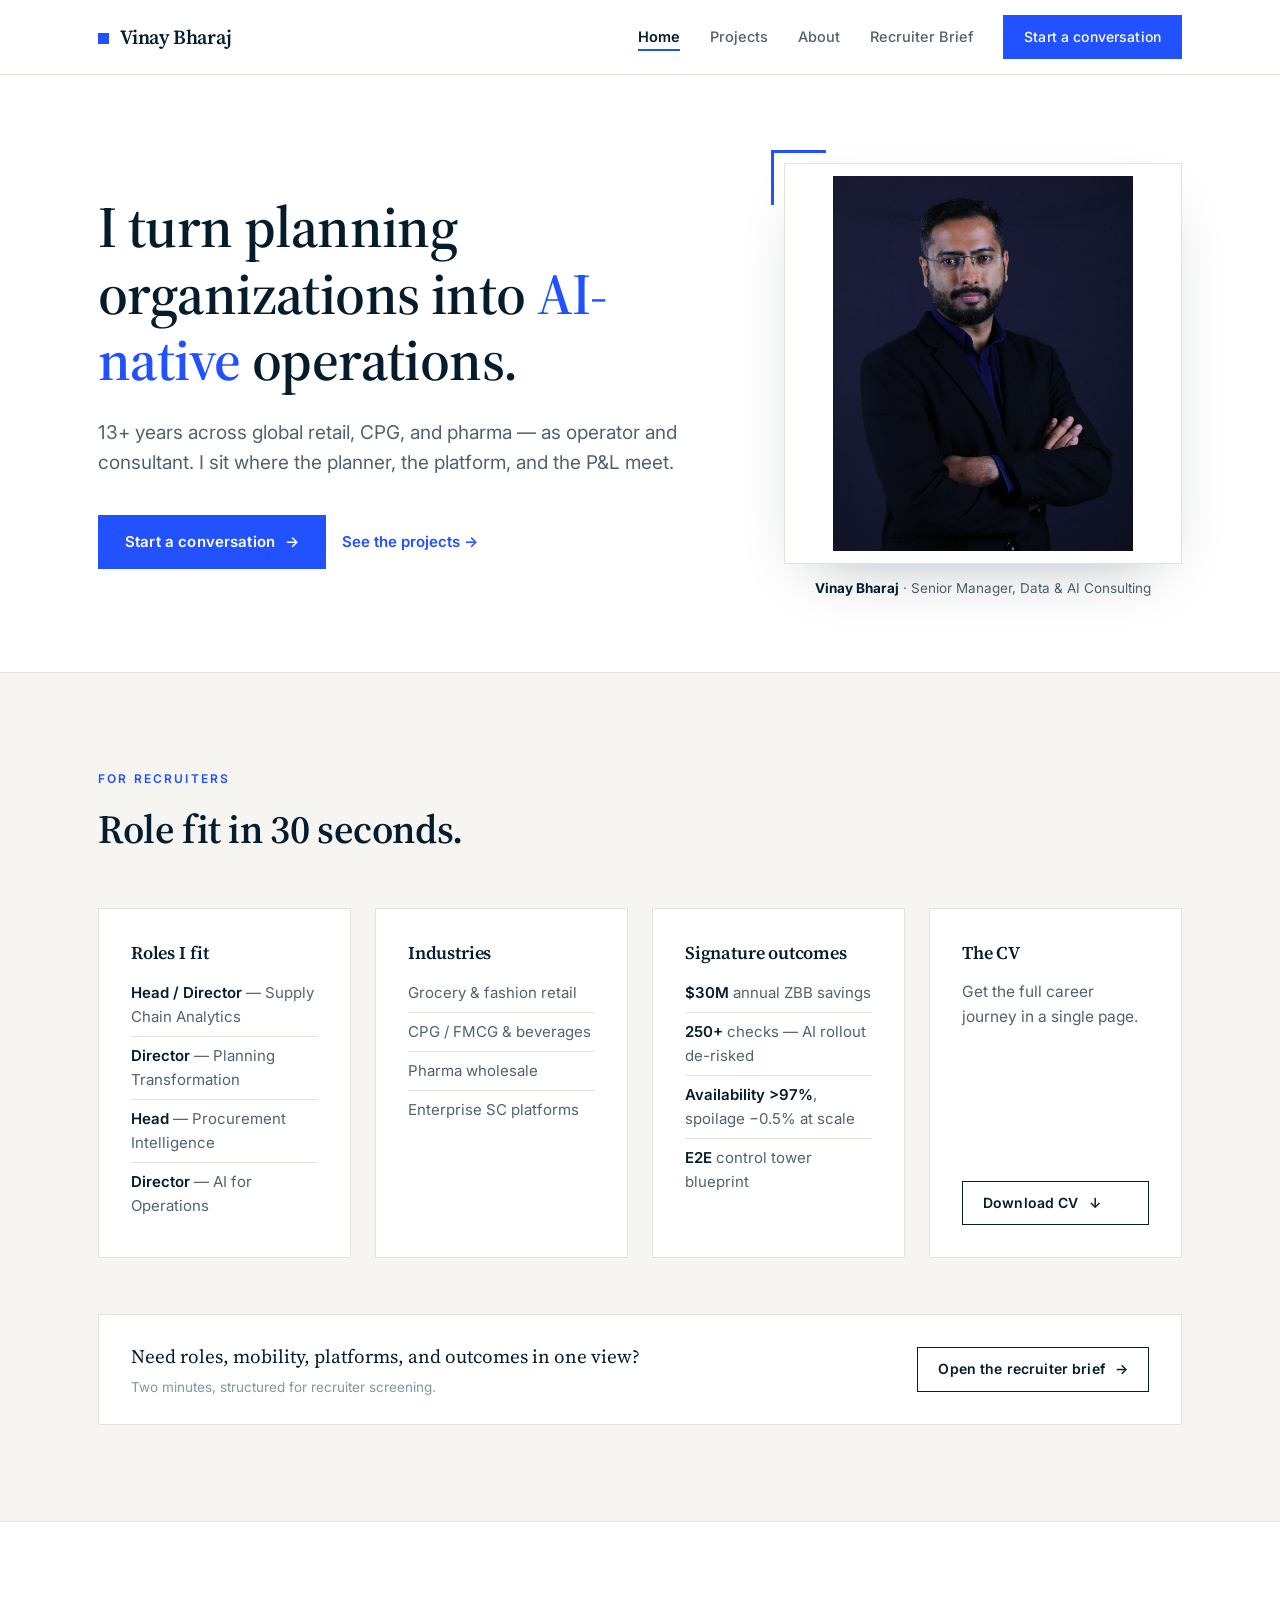
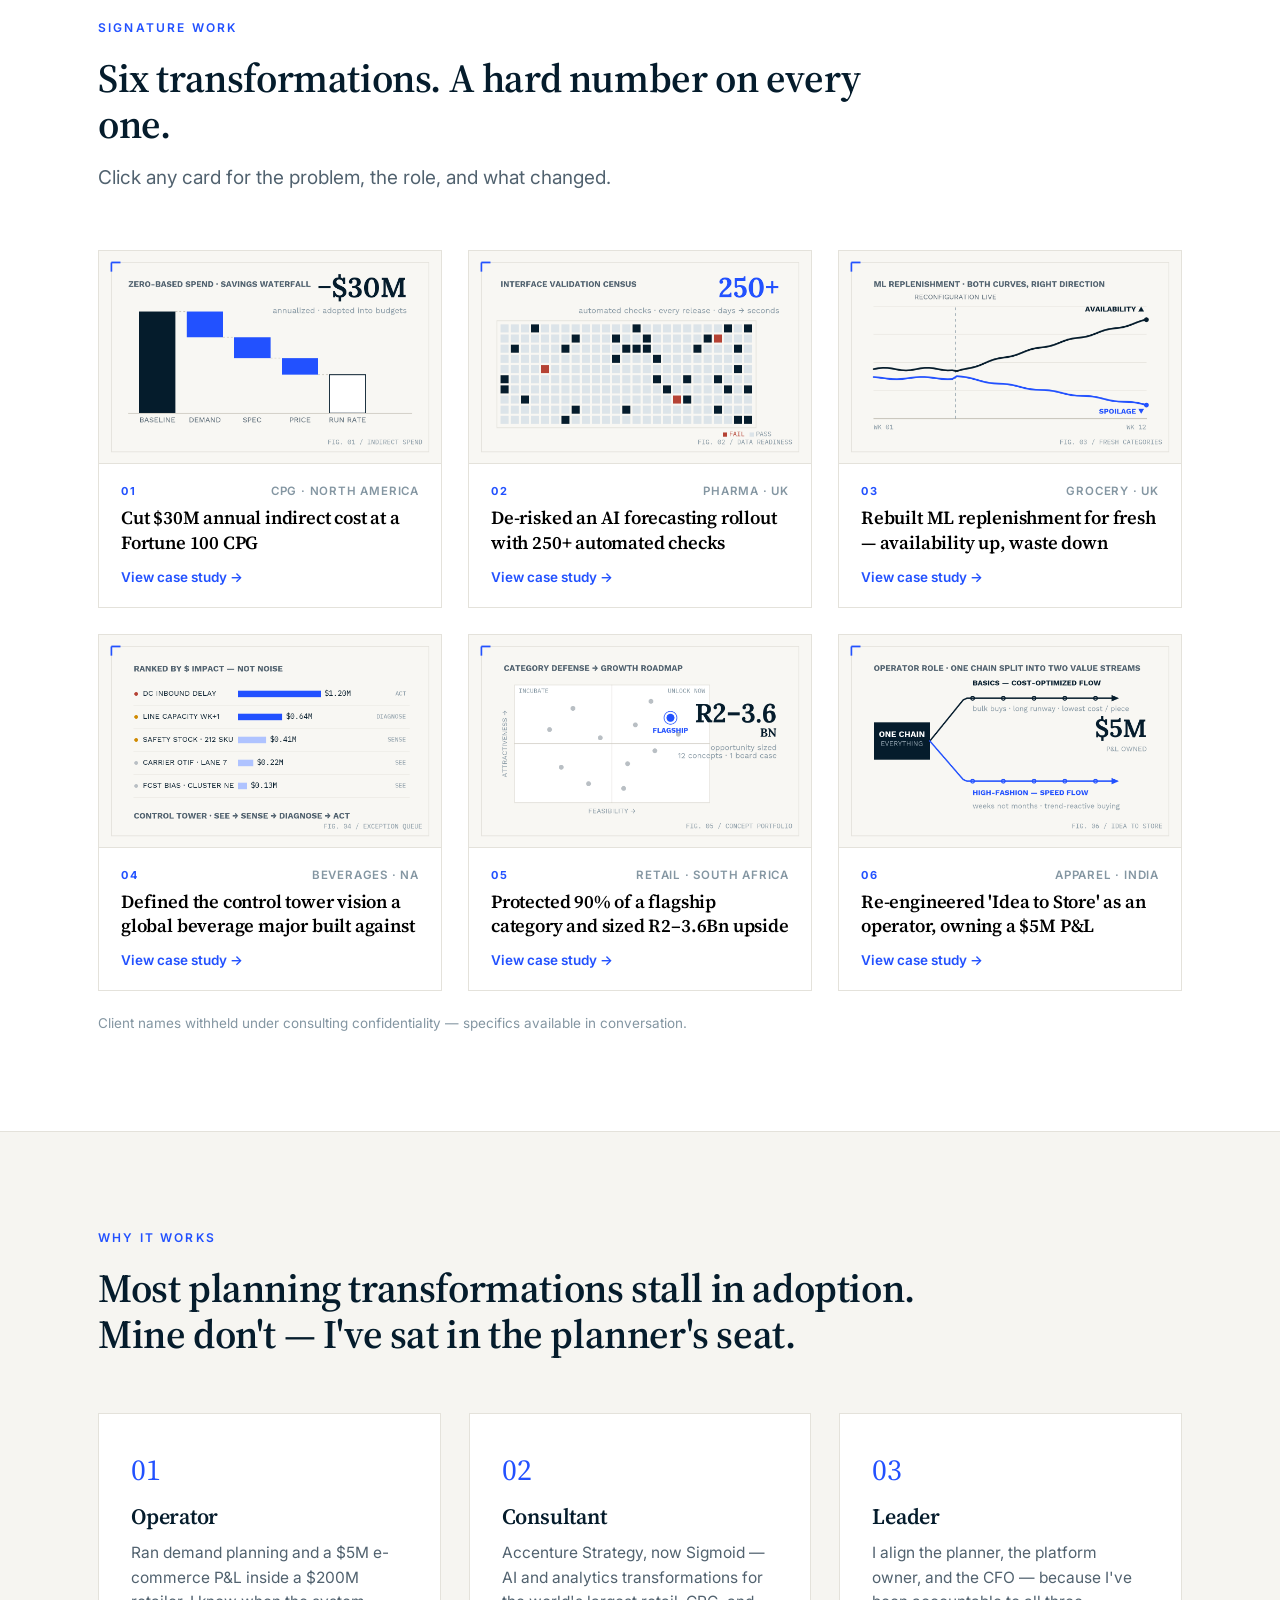
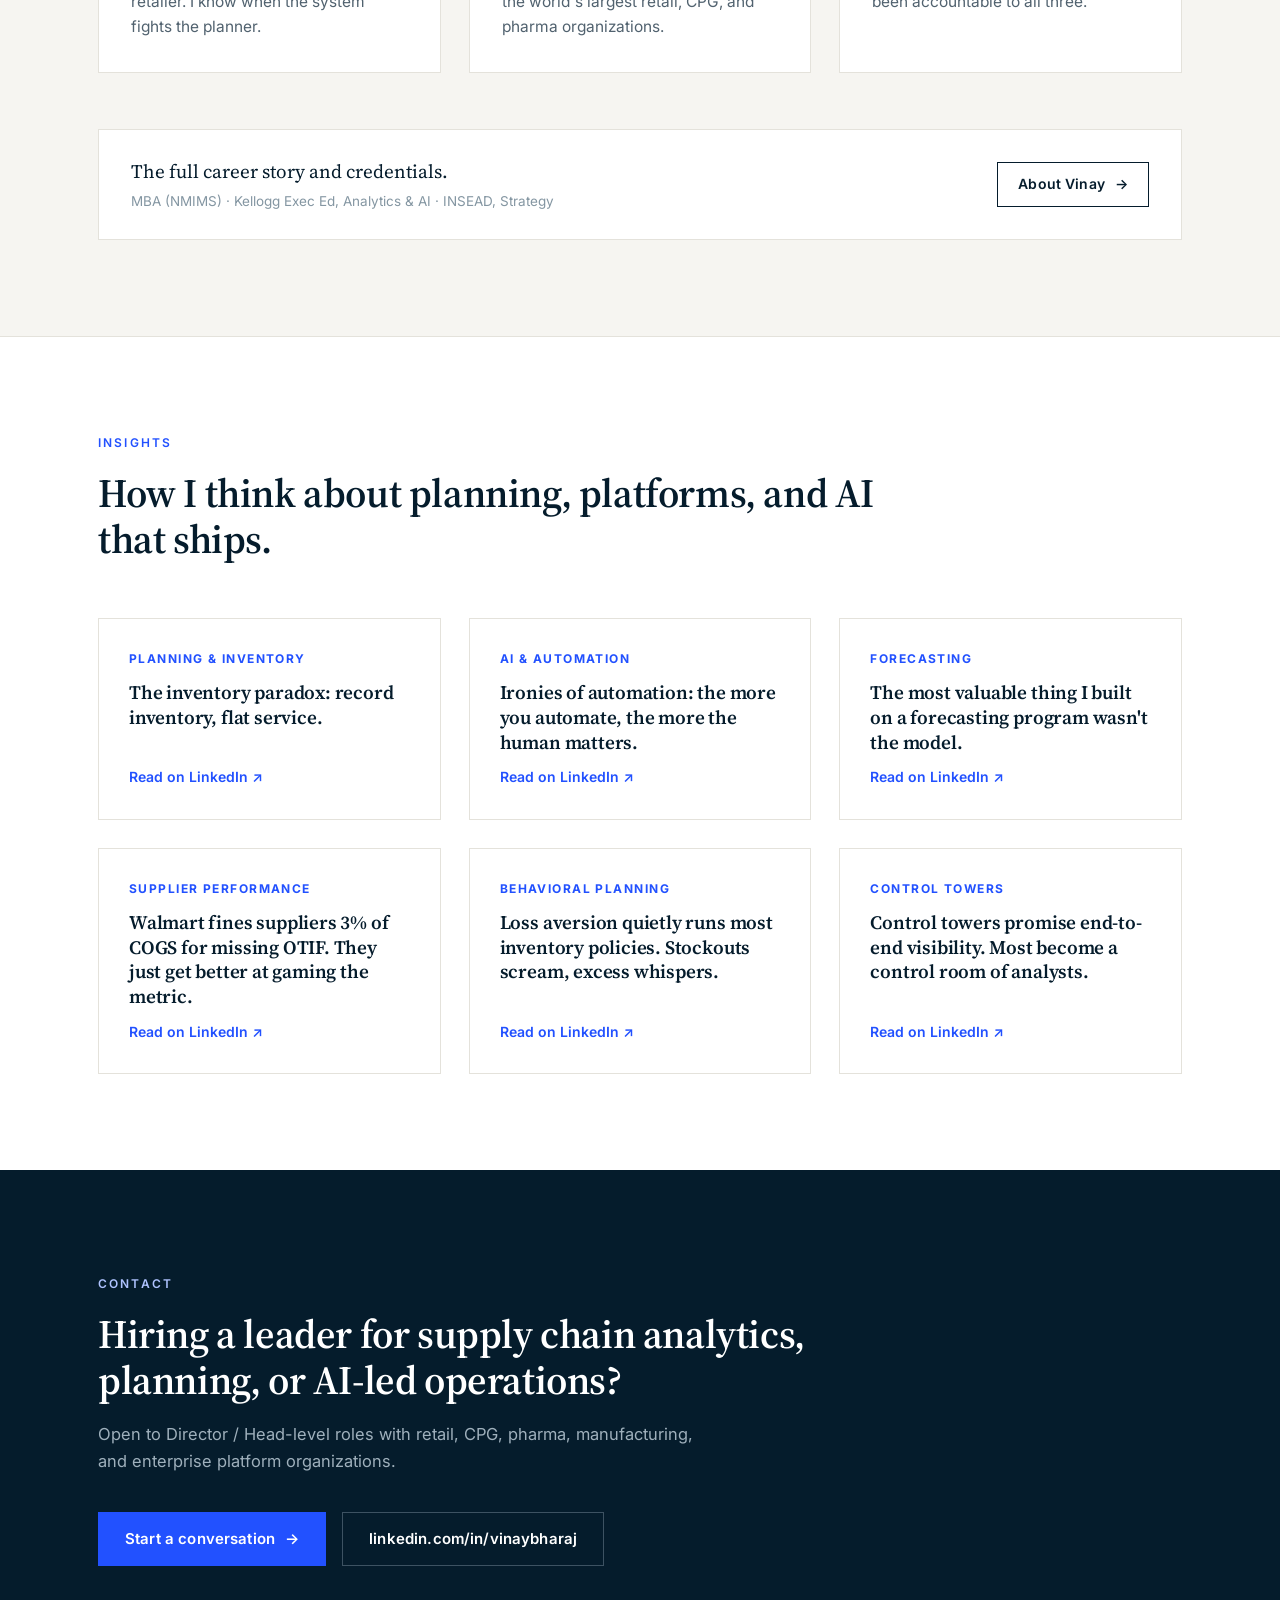
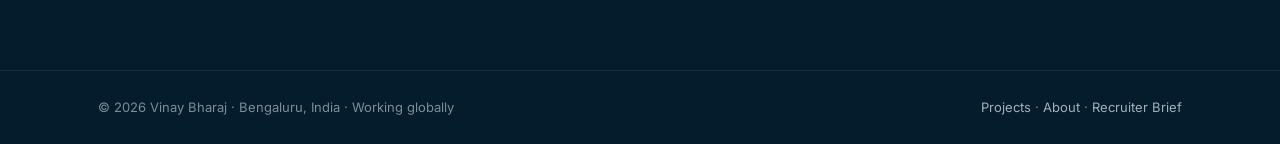
<file: index.html>
<!DOCTYPE html>
<html lang="en">
<head>
<meta charset="UTF-8">
<meta name="viewport" content="width=device-width, initial-scale=1.0">
<title>Vinay Bharaj — AI-Enabled Supply Chain &amp; Planning Transformation Leader</title>
<meta name="description" content="Supply chain, planning, and analytics transformation leader. 13+ years across global retail, CPG, and pharma — $30M+ delivered savings, AI forecasting rollouts, control towers.">
<link rel="canonical" href="https://vinaybharaj.github.io/">
<meta property="og:type" content="website">
<meta property="og:title" content="Vinay Bharaj — AI-Enabled Supply Chain &amp; Planning Transformation Leader">
<meta property="og:description" content="13+ years across global retail, CPG, and pharma. $30M+ delivered savings, AI forecasting rollouts, control towers.">
<meta property="og:url" content="https://vinaybharaj.github.io/">
<meta property="og:image" content="https://vinaybharaj.github.io/og-image.jpg">
<meta name="twitter:card" content="summary_large_image">
<link rel="icon" type="image/svg+xml" href="assets/favicon.svg">
<link rel="preconnect" href="https://fonts.googleapis.com">
<link rel="preconnect" href="https://fonts.gstatic.com" crossorigin>
<link href="https://fonts.googleapis.com/css2?family=Inter:wght@400;500;600;700&family=Source+Serif+4:opsz,wght@8..60,500;8..60,600&display=swap" rel="stylesheet">
<link rel="stylesheet" href="assets/styles.css">
<script type="application/ld+json">
{"@context":"https://schema.org","@graph":[
 {"@type":"Person","@id":"https://vinaybharaj.github.io/#person","name":"Vinay Bharaj",
  "jobTitle":"Supply Chain, Data & AI Transformation Leader",
  "description":"Supply chain, planning, and analytics transformation leader with 13+ years across global retail, CPG, and pharma.",
  "email":"mailto:bharaj.vinay@gmail.com",
  "url":"https://vinaybharaj.github.io/",
  "image":"https://vinaybharaj.github.io/assets/portrait-hero.jpg",
  "sameAs":["https://www.linkedin.com/in/vinaybharaj"],
  "knowsAbout":["Demand Planning","S&OP","AI Forecasting","Supply Chain Control Towers","Zero-Based Budgeting","Procurement Analytics","RELEX","Blue Yonder","Alteryx"],
  "alumniOf":[{"@type":"Organization","name":"NMIMS"},{"@type":"Organization","name":"Kellogg Executive Education"},{"@type":"Organization","name":"INSEAD"}]},
 {"@type":"WebSite","@id":"https://vinaybharaj.github.io/#website","url":"https://vinaybharaj.github.io/","name":"Vinay Bharaj","publisher":{"@id":"https://vinaybharaj.github.io/#person"}}
]}
</script>
</head>
<body>
<a class="skip" href="#main">Skip to content</a>

<nav class="site" aria-label="Main">
 <div class="navin">
  <a class="logo" href="index.html"><span class="sq"></span>Vinay Bharaj</a>
  <div class="nlinks">
   <a href="index.html" class="on" aria-current="page">Home</a>
   <a href="#projects">Projects</a>
   <a href="about.html">About</a>
   <a href="recruiter-brief.html">Recruiter Brief</a>
   <a class="btn solid sm" href="mailto:bharaj.vinay@gmail.com?subject=Leadership%20role%20conversation">Start a conversation</a>
  </div>
 </div>
</nav>

<main id="main">

<!-- ================= HERO ================= -->
<header class="hero">
 <div class="wrap">
  <div class="hgrid">
   <div>
    <h1>I turn planning organizations into <em>AI-native</em> operations.</h1>
    <p class="sub">13+ years across global retail, CPG, and pharma — as operator and consultant. I sit where the planner, the platform, and the P&amp;L meet.</p>
    <div class="hbtns">
     <a class="btn solid" href="mailto:bharaj.vinay@gmail.com?subject=Leadership%20role%20conversation">Start a conversation <span class="ar">→</span></a>
     <a class="tlink" href="#projects">See the projects</a>
    </div>
   </div>
   <div class="portrait rv">
    <div class="frame"><img src="assets/portrait-hero.jpg" width="1000" height="1250" alt="Vinay Bharaj, supply chain and AI transformation leader" fetchpriority="high"></div>
    <p class="cap"><b>Vinay Bharaj</b> · Senior Manager, Data &amp; AI Consulting</p>
   </div>
  </div>
 </div>
</header>

<!-- ================= FOR RECRUITERS ================= -->
<section class="recruit">
 <div class="wrap">
  <div class="shead rv">
   <span class="kicker">For recruiters</span>
   <h2>Role fit in 30 seconds.</h2>
  </div>
  <div class="grid4">
   <div class="card rv">
    <h3 style="font-size:18px">Roles I fit</h3>
    <ul>
     <li><b>Head / Director</b> — Supply Chain Analytics</li>
     <li><b>Director</b> — Planning Transformation</li>
     <li><b>Head</b> — Procurement Intelligence</li>
     <li><b>Director</b> — AI for Operations</li>
    </ul>
   </div>
   <div class="card rv">
    <h3 style="font-size:18px">Industries</h3>
    <ul>
     <li>Grocery &amp; fashion retail</li>
     <li>CPG / FMCG &amp; beverages</li>
     <li>Pharma wholesale</li>
     <li>Enterprise SC platforms</li>
    </ul>
   </div>
   <div class="card rv">
    <h3 style="font-size:18px">Signature outcomes</h3>
    <ul>
     <li><b>$30M</b> annual ZBB savings</li>
     <li><b>250+</b> checks — AI rollout de-risked</li>
     <li><b>Availability &gt;97%</b>, spoilage −0.5% at scale</li>
     <li><b>E2E</b> control tower blueprint</li>
    </ul>
   </div>
   <div class="card rv" style="display:flex;flex-direction:column">
    <h3 style="font-size:18px">The CV</h3>
    <p style="margin-top:6px">Get the full career journey in a single page.</p>
    <a class="btn sm" style="margin-top:auto" href="assets/Vinay_Bharaj_CV.pdf" download>Download CV <span class="ar">↓</span></a>
   </div>
  </div>
  <div class="ribbon rv">
   <p>Need roles, mobility, platforms, and outcomes in one view?<small>Two minutes, structured for recruiter screening.</small></p>
   <a class="btn sm" href="recruiter-brief.html">Open the recruiter brief <span class="ar">→</span></a>
  </div>
 </div>
</section>

<!-- ================= SIGNATURE PROJECTS ================= -->
<section id="projects">
 <div class="wrap">
  <div class="shead rv">
   <span class="kicker">Signature work</span>
   <h2>Six transformations. A hard number on every one.</h2>
   <p class="lead">Click any card for the problem, the role, and what changed.</p>
  </div>
  <div class="pcgrid">

   <button class="pc rv" data-modal="m-zbb" id="zbb">
    <img src="assets/thumbs/thumb-zbb.png" alt="Savings waterfall exhibit, minus 30 million dollars annualized" loading="lazy">
    <div class="body">
     <div class="top"><span class="idx">01</span><span class="tag">CPG · North America</span></div>
     <h3>Cut $30M annual indirect cost at a Fortune 100 CPG</h3>
     <span class="go">View case study →</span>
    </div>
   </button>

   <button class="pc rv" data-modal="m-forecasting" id="forecasting">
    <img src="assets/thumbs/thumb-forecasting.png" alt="Validation census exhibit, 250 plus automated checks" loading="lazy">
    <div class="body">
     <div class="top"><span class="idx">02</span><span class="tag">Pharma · UK</span></div>
     <h3>De-risked an AI forecasting rollout with 250+ automated checks</h3>
     <span class="go">View case study →</span>
    </div>
   </button>

   <button class="pc rv" data-modal="m-fresh" id="fresh">
    <img src="assets/thumbs/thumb-fresh.png" alt="Line chart exhibit, availability rising and spoilage falling" loading="lazy">
    <div class="body">
     <div class="top"><span class="idx">03</span><span class="tag">Grocery · UK</span></div>
     <h3>Rebuilt ML replenishment for fresh — availability up, waste down</h3>
     <span class="go">View case study →</span>
    </div>
   </button>

   <button class="pc rv" data-modal="m-controltower" id="controltower">
    <img src="assets/thumbs/thumb-controltower.png" alt="Exception queue exhibit ranked by dollar impact" loading="lazy">
    <div class="body">
     <div class="top"><span class="idx">04</span><span class="tag">Beverages · NA</span></div>
     <h3>Defined the control tower vision a global beverage major built against</h3>
     <span class="go">View case study →</span>
    </div>
   </button>

   <button class="pc rv" data-modal="m-growth" id="growth">
    <img src="assets/thumbs/thumb-growth.png" alt="Two by two prioritization exhibit with flagship concept sized at two to three point six billion rand" loading="lazy">
    <div class="body">
     <div class="top"><span class="idx">05</span><span class="tag">Retail · South Africa</span></div>
     <h3>Protected 90% of a flagship category and sized R2–3.6Bn upside</h3>
     <span class="go">View case study →</span>
    </div>
   </button>

   <button class="pc rv" data-modal="m-operator" id="operator">
    <img src="assets/thumbs/thumb-operator.png" alt="Value stream split exhibit, one chain into two flows" loading="lazy">
    <div class="body">
     <div class="top"><span class="idx">06</span><span class="tag">Apparel · India</span></div>
     <h3>Re-engineered 'Idea to Store' as an operator, owning a $5M P&amp;L</h3>
     <span class="go">View case study →</span>
    </div>
   </button>

  </div>
  <p class="note rv" style="margin-top:22px">Client names withheld under consulting confidentiality — specifics available in conversation.</p>
 </div>
</section>

<!-- ================= WHY IT WORKS ================= -->
<section style="background:var(--bg2);border-top:1px solid var(--line);border-bottom:1px solid var(--line)">
 <div class="wrap">
  <div class="shead rv">
   <span class="kicker">Why it works</span>
   <h2>Most planning transformations stall in adoption. Mine don't — I've sat in the planner's seat.</h2>
  </div>
  <div class="grid3">
   <div class="card rv"><div class="ovh">01</div><h3>Operator</h3><p>Ran demand planning and a $5M e-commerce P&amp;L inside a $200M retailer. I know when the system fights the planner.</p></div>
   <div class="card rv"><div class="ovh">02</div><h3>Consultant</h3><p>Accenture Strategy, now Sigmoid — AI and analytics transformations for the world's largest retail, CPG, and pharma organizations.</p></div>
   <div class="card rv"><div class="ovh">03</div><h3>Leader</h3><p>I align the planner, the platform owner, and the CFO — because I've been accountable to all three.</p></div>
  </div>
  <div class="ribbon rv">
   <p>The full career story and credentials.<small>MBA (NMIMS) · Kellogg Exec Ed, Analytics &amp; AI · INSEAD, Strategy</small></p>
   <a class="btn sm" href="about.html">About Vinay <span class="ar">→</span></a>
  </div>
 </div>
</section>

<!-- ================= INSIGHTS ================= -->
<section>
 <div class="wrap">
  <div class="shead rv">
   <span class="kicker">Insights</span>
   <h2>How I think about planning, platforms, and AI that ships.</h2>
  </div>
  <div class="grid3">
   <a class="in rv" href="https://www.linkedin.com/feed/update/urn:li:activity:7478098131780390912/" target="_blank" rel="noopener">
    <span class="cat">Planning &amp; Inventory</span>
    <h3>The inventory paradox: record inventory, flat service.</h3>
    <span class="rd">Read on LinkedIn ↗</span>
   </a>
   <a class="in rv" href="https://www.linkedin.com/feed/update/urn:li:activity:7471899570910896131/" target="_blank" rel="noopener">
    <span class="cat">AI &amp; Automation</span>
    <h3>Ironies of automation: the more you automate, the more the human matters.</h3>
    <span class="rd">Read on LinkedIn ↗</span>
   </a>
   <a class="in rv" href="https://www.linkedin.com/feed/update/urn:li:activity:7470878042601508864/" target="_blank" rel="noopener">
    <span class="cat">Forecasting</span>
    <h3>The most valuable thing I built on a forecasting program wasn't the model.</h3>
    <span class="rd">Read on LinkedIn ↗</span>
   </a>
   <a class="in rv" href="https://www.linkedin.com/feed/update/urn:li:activity:7466126463876890624/" target="_blank" rel="noopener">
    <span class="cat">Supplier Performance</span>
    <h3>Walmart fines suppliers 3% of COGS for missing OTIF. They just get better at gaming the metric.</h3>
    <span class="rd">Read on LinkedIn ↗</span>
   </a>
   <a class="in rv" href="https://www.linkedin.com/feed/update/urn:li:activity:7476650085800439808/" target="_blank" rel="noopener">
    <span class="cat">Behavioral Planning</span>
    <h3>Loss aversion quietly runs most inventory policies. Stockouts scream, excess whispers.</h3>
    <span class="rd">Read on LinkedIn ↗</span>
   </a>
   <a class="in rv" href="https://www.linkedin.com/feed/update/urn:li:activity:7467911514990014465/" target="_blank" rel="noopener">
    <span class="cat">Control Towers</span>
    <h3>Control towers promise end-to-end visibility. Most become a control room of analysts.</h3>
    <span class="rd">Read on LinkedIn ↗</span>
   </a>
  </div>
 </div>
</section>

<!-- ================= CONTACT ================= -->
<section class="contact" id="contact">
 <div class="wrap">
  <span class="kicker rv">Contact</span>
  <h2 class="rv">Hiring a leader for supply chain analytics, planning, or AI-led operations?</h2>
  <p class="rv">Open to Director / Head-level roles with retail, CPG, pharma, manufacturing, and enterprise platform organizations.</p>
  <div class="cbtns rv">
   <a class="btn solid" href="mailto:bharaj.vinay@gmail.com?subject=Leadership%20role%20conversation">Start a conversation <span class="ar">→</span></a>
   <a class="btn" href="https://www.linkedin.com/in/vinaybharaj" target="_blank" rel="noopener">linkedin.com/in/vinaybharaj</a>
  </div>
 </div>
</section>
</main>

<footer>
 <div class="fin">
  <span>© 2026 Vinay Bharaj · Bengaluru, India · Working globally</span>
  <span><a href="#projects">Projects</a> · <a href="about.html">About</a> · <a href="recruiter-brief.html">Recruiter Brief</a></span>
 </div>
</footer>

<!-- ================= PROJECT MODALS ================= -->

<dialog class="pm" id="m-zbb" aria-labelledby="t-zbb">
 <div class="pmhead"><div class="meta"><span class="ptag">Fortune 100 CPG</span><span class="ptag">North America</span></div><button class="close" aria-label="Close">✕</button></div>
 <div class="pmbody">
  <h3 id="t-zbb">Zero-based spend program cut $30M in annual indirect cost — and made it stick in the budget.</h3>
  <div class="mmet">
   <div><div class="n">$30M</div><div class="l">Annual savings delivered</div></div>
   <div><div class="n">100%</div><div class="l">In-scope spend on one taxonomy</div></div>
   <div><div class="n">6-step</div><div class="l">Closed-loop methodology</div></div>
  </div>
  <div class="row"><h4>Situation</h4><p>Indirect spend grew unchecked across fragmented ERPs; prior savings eroded back within two years.</p></div>
  <div class="row"><h4>My role</h4><p>Ran the zero-based diagnostic and built a savings pipeline finance would adopt into annual budgets.</p></div>
  <div class="row"><h4>What changed</h4>
   <ul>
    <li><b>One spend cube</b> — consolidated GL/AP data, AI-assisted category mapping, benchmarked vs. peers.</li>
    <li><b>Owner-signed initiatives</b> across demand, specification, and price levers, sequenced by value vs. ease.</li>
    <li><b>Savings locked into budgets</b> with category governance to prevent erosion.</li>
   </ul>
  </div>
  <div class="row"><h4>Leadership signal</h4><p>Ran the face-off with category owners and finance leadership; adoption into budgets is the strongest sign-off a cost program gets.</p></div>
  <div class="row"><h4>Toolbox</h4><div class="chips"><span class="chip">Zero-Based Spend</span><span class="chip">Spend analytics</span><span class="chip">Benchmarking</span><span class="chip">Power BI</span></div></div>
 </div>
</dialog>

<dialog class="pm" id="m-forecasting" aria-labelledby="t-forecasting">
 <div class="pmhead"><div class="meta"><span class="ptag">Pharma wholesale</span><span class="ptag">UK</span></div><button class="close" aria-label="Close">✕</button></div>
 <div class="pmbody">
  <h3 id="t-forecasting">The data program behind an ML forecasting rollout — validation cut from days to seconds.</h3>
  <div class="mmet">
   <div><div class="n">250+</div><div class="l">Automated data checks</div></div>
   <div><div class="n">Days→sec</div><div class="l">Validation cycle per release</div></div>
   <div><div class="n">8</div><div class="l">Person offshore team led</div></div>
  </div>
  <div class="row"><h4>Situation</h4><p>Dozens of integration points meant one bad feed could silently corrupt forecasts network-wide. Data readiness was the biggest program risk.</p></div>
  <div class="row"><h4>My role</h4><p>PMO lead and end-to-end owner of data readiness for the platform rollout.</p></div>
  <div class="row"><h4>What changed</h4>
   <ul>
    <li><b>Built an Alteryx validation engine</b> — 250+ checks for completeness, integrity, and business rules.</li>
    <li><b>Mapped every interface</b> with acceptance criteria per feed; led an 8-person offshore team through cutover.</li>
    <li><b>Packaged it as a reusable asset</b> adopted on subsequent implementations firm-wide.</li>
   </ul>
  </div>
  <div class="row"><h4>Leadership signal</h4><p>Recognized by firm and vendor leadership; the engine became a standard accelerator.</p></div>
  <div class="row"><h4>Toolbox</h4><div class="chips"><span class="chip">RELEX</span><span class="chip">Alteryx</span><span class="chip">PMO &amp; RAID</span><span class="chip">Data quality</span></div></div>
 </div>
</dialog>

<dialog class="pm" id="m-fresh" aria-labelledby="t-fresh">
 <div class="pmhead"><div class="meta"><span class="ptag">Premium UK grocer</span><span class="ptag">Fresh</span></div><button class="close" aria-label="Close">✕</button></div>
 <div class="pmbody">
  <h3 id="t-fresh">Rebuilt ML replenishment for fresh — higher availability and less waste at the same time.</h3>
  <div class="mmet">
   <div><div class="n">&gt;97%</div><div class="l">Availability on short shelf-life lines</div></div>
   <div><div class="n">−0.5%</div><div class="l">Spoilage at scale</div></div>
   <div><div class="n">Weekly</div><div class="l">Variance ritual embedded</div></div>
  </div>
  <div class="row"><h4>Situation</h4><p>Waste and availability gaps at the same time; planners no longer trusted the ML engine's orders.</p></div>
  <div class="row"><h4>My role</h4><p>Owned the demand planning and inventory workstreams end-to-end.</p></div>
  <div class="row"><h4>What changed</h4>
   <ul>
    <li><b>Traced failures to configuration</b>, not models — then retuned workflows for BOM-driven fresh and hospitality demand.</li>
    <li><b>Built planner trust deliberately</b> with forecast-variance tracking in the weekly category rhythm.</li>
    <li><b>Owned the client relationship</b> from diagnosis to adopted process.</li>
   </ul>
  </div>
  <div class="row"><h4>Leadership signal</h4><p>The adoption problem, not just the configuration problem, was the deliverable.</p></div>
  <div class="row"><h4>Toolbox</h4><div class="chips"><span class="chip">RELEX F&amp;R</span><span class="chip">Fresh &amp; BOM planning</span><span class="chip">Forecast variance</span><span class="chip">Adoption design</span></div></div>
 </div>
</dialog>

<dialog class="pm" id="m-controltower" aria-labelledby="t-controltower">
 <div class="pmhead"><div class="meta"><span class="ptag">Global beverage major</span><span class="ptag">North America</span></div><button class="close" aria-label="Close">✕</button></div>
 <div class="pmbody">
  <h3 id="t-controltower">Defined the supply chain control tower vision, KPI architecture, and roadmap.</h3>
  <div class="mmet">
   <div><div class="n">E2E</div><div class="l">Demand, inventory &amp; logistics in one design</div></div>
   <div><div class="n">4-stage</div><div class="l">See → sense → diagnose → act</div></div>
   <div><div class="n">1</div><div class="l">KPI baseline adopted program-wide</div></div>
  </div>
  <div class="row"><h4>Situation</h4><p>Every function watched its own dashboard; the network-level picture belonged to no one and root cause took days.</p></div>
  <div class="row"><h4>My role</h4><p>Define the vision, KPI architecture, and product roadmap the organization could build against.</p></div>
  <div class="row"><h4>What changed</h4>
   <ul>
    <li><b>Framed it as a decision product</b>, not a dashboard — exceptions ranked by dollar impact, not noise.</li>
    <li><b>Designed the metric tree</b> connecting exception signals to service, inventory, and cost outcomes.</li>
    <li><b>Sequenced a now/next/later roadmap</b> by data readiness and value.</li>
   </ul>
  </div>
  <div class="row"><h4>Leadership signal</h4><p>Supply chain leadership adopted the design as the transformation baseline — the definition, not a contribution.</p></div>
  <div class="row"><h4>Toolbox</h4><div class="chips"><span class="chip">Control tower design</span><span class="chip">KPI architecture</span><span class="chip">Product roadmapping</span><span class="chip">Executive alignment</span></div></div>
 </div>
</dialog>

<dialog class="pm" id="m-growth" aria-labelledby="t-growth">
 <div class="pmhead"><div class="meta"><span class="ptag">Premium retailer</span><span class="ptag">South Africa</span></div><button class="close" aria-label="Close">✕</button></div>
 <div class="pmbody">
  <h3 id="t-growth">Protected 90% of a flagship category's revenue — then turned defense into a growth roadmap.</h3>
  <div class="mmet">
   <div><div class="n">90%</div><div class="l">Of category revenue de-risked</div></div>
   <div><div class="n">12</div><div class="l">Concepts sized &amp; prioritized</div></div>
   <div><div class="n">R2–3.6Bn</div><div class="l">Flagship opportunity sized</div></div>
  </div>
  <div class="row"><h4>Situation</h4><p>New liquor regulation threatened 90% of wine &amp; liquor revenue while the business wanted new growth concepts matured fast.</p></div>
  <div class="row"><h4>My role</h4><p>Build the category defense and growth roadmap; run sizing and prioritization across the concept portfolio.</p></div>
  <div class="row"><h4>What changed</h4>
   <ul>
    <li><b>Sized every concept</b> top-down — population × basket × frequency — into rand-denominated ranges.</li>
    <li><b>Prioritized with discipline</b> on attractiveness vs. feasibility; built the regulated category's de-risking plan.</li>
    <li><b>Sequenced now/next/later waves</b> across fulfilment, channels, and membership-led engagement.</li>
   </ul>
  </div>
  <div class="row"><h4>Leadership signal</h4><p>Board-level exposure — the strategy shaped both regulatory response and channel expansion.</p></div>
  <div class="row"><h4>Toolbox</h4><div class="chips"><span class="chip">Market sizing</span><span class="chip">Prioritization</span><span class="chip">Omni-channel strategy</span><span class="chip">Roadmapping</span></div></div>
 </div>
</dialog>

<dialog class="pm" id="m-operator" aria-labelledby="t-operator">
 <div class="pmhead"><div class="meta"><span class="ptag">Apparel retail</span><span class="ptag">India</span></div><button class="close" aria-label="Close">✕</button></div>
 <div class="pmbody">
  <h3 id="t-operator">Re-engineered 'Idea to Store' from the inside — the operator credibility behind the consulting.</h3>
  <div class="mmet">
   <div><div class="n">$5M</div><div class="l">E-commerce P&amp;L owned</div></div>
   <div><div class="n">2</div><div class="l">Value streams split</div></div>
   <div><div class="n">↓</div><div class="l">Handling cost &amp; lead times</div></div>
  </div>
  <div class="row"><h4>Situation</h4><p>One value chain for everything at a $200M retailer — too slow for fashion, too costly for basics.</p></div>
  <div class="row"><h4>My role</h4><p>Reporting to the founders' office: run demand planning, re-engineer idea-to-store, own the e-commerce P&amp;L.</p></div>
  <div class="row"><h4>What changed</h4>
   <ul>
    <li><b>Split the value streams</b> — different lead times, buying cadences, and replenishment logic for basics vs. fashion.</li>
    <li><b>Re-engineered the warehouse</b> to cut handling cost per piece.</li>
    <li><b>Owned a real P&amp;L</b> — grew the $5M e-commerce business while running the transformation.</li>
   </ul>
  </div>
  <div class="row"><h4>Leadership signal</h4><p>Founders'-office reporting with planning, PMO, and a full P&amp;L. I've been the client.</p></div>
  <div class="row"><h4>Toolbox</h4><div class="chips"><span class="chip">Demand planning</span><span class="chip">Value stream design</span><span class="chip">Warehouse engineering</span><span class="chip">E-commerce P&amp;L</span></div></div>
 </div>
</dialog>

<script>
(function(){
 var io=new IntersectionObserver(function(es){es.forEach(function(e){if(e.isIntersecting){e.target.classList.add('on');io.unobserve(e.target)}})},{threshold:.1});
 document.querySelectorAll('.rv').forEach(function(el){io.observe(el)});

 document.querySelectorAll('.pc[data-modal]').forEach(function(card){
  card.addEventListener('click',function(){
   var d=document.getElementById(card.dataset.modal);
   if(d){d.showModal();document.body.style.overflow='hidden'}
  });
 });
 document.querySelectorAll('dialog.pm').forEach(function(d){
  d.querySelector('.close').addEventListener('click',function(){d.close()});
  d.addEventListener('click',function(e){if(e.target===d)d.close()});
  d.addEventListener('close',function(){document.body.style.overflow=''});
 });

 var h=location.hash.replace('#','');
 if(h){var c=document.getElementById(h);if(c&&c.dataset&&c.dataset.modal){c.scrollIntoView();document.getElementById(c.dataset.modal).showModal();document.body.style.overflow='hidden'}}
})();
</script>
</body>
</html>
</file>
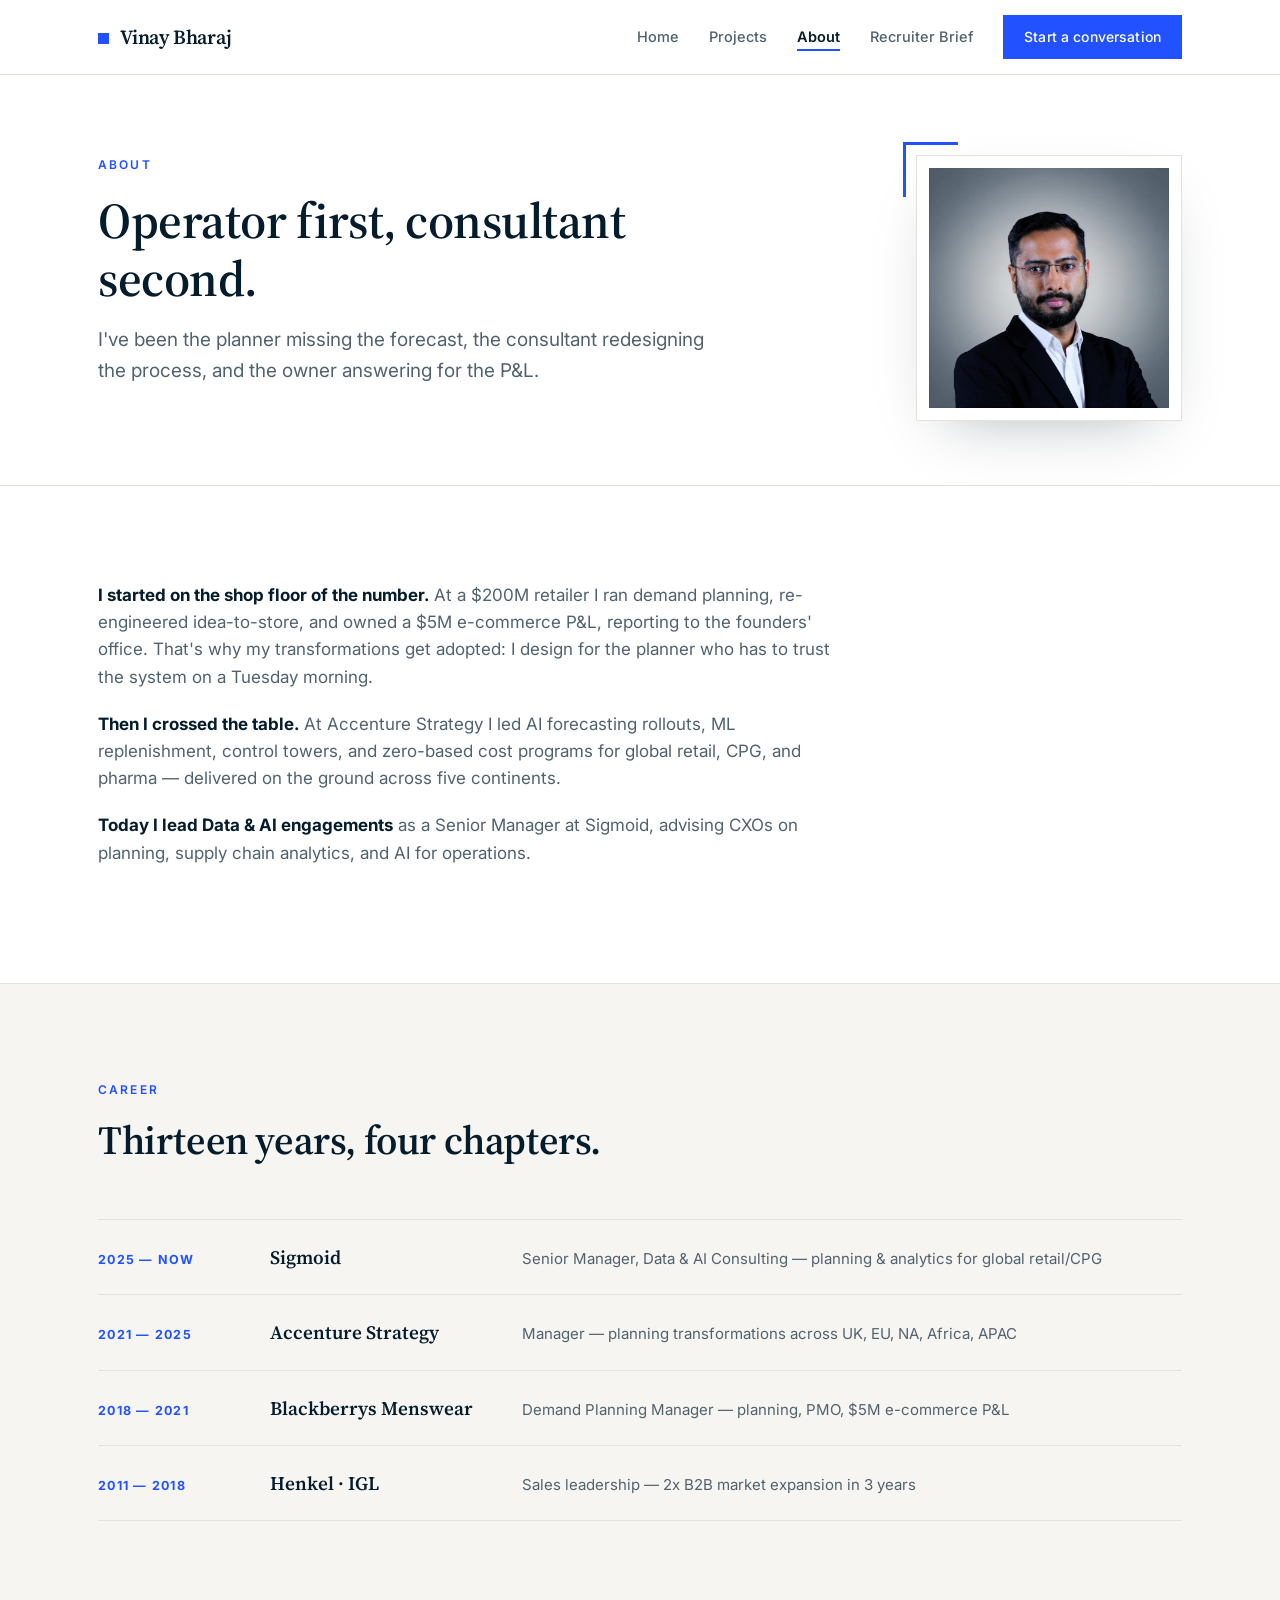
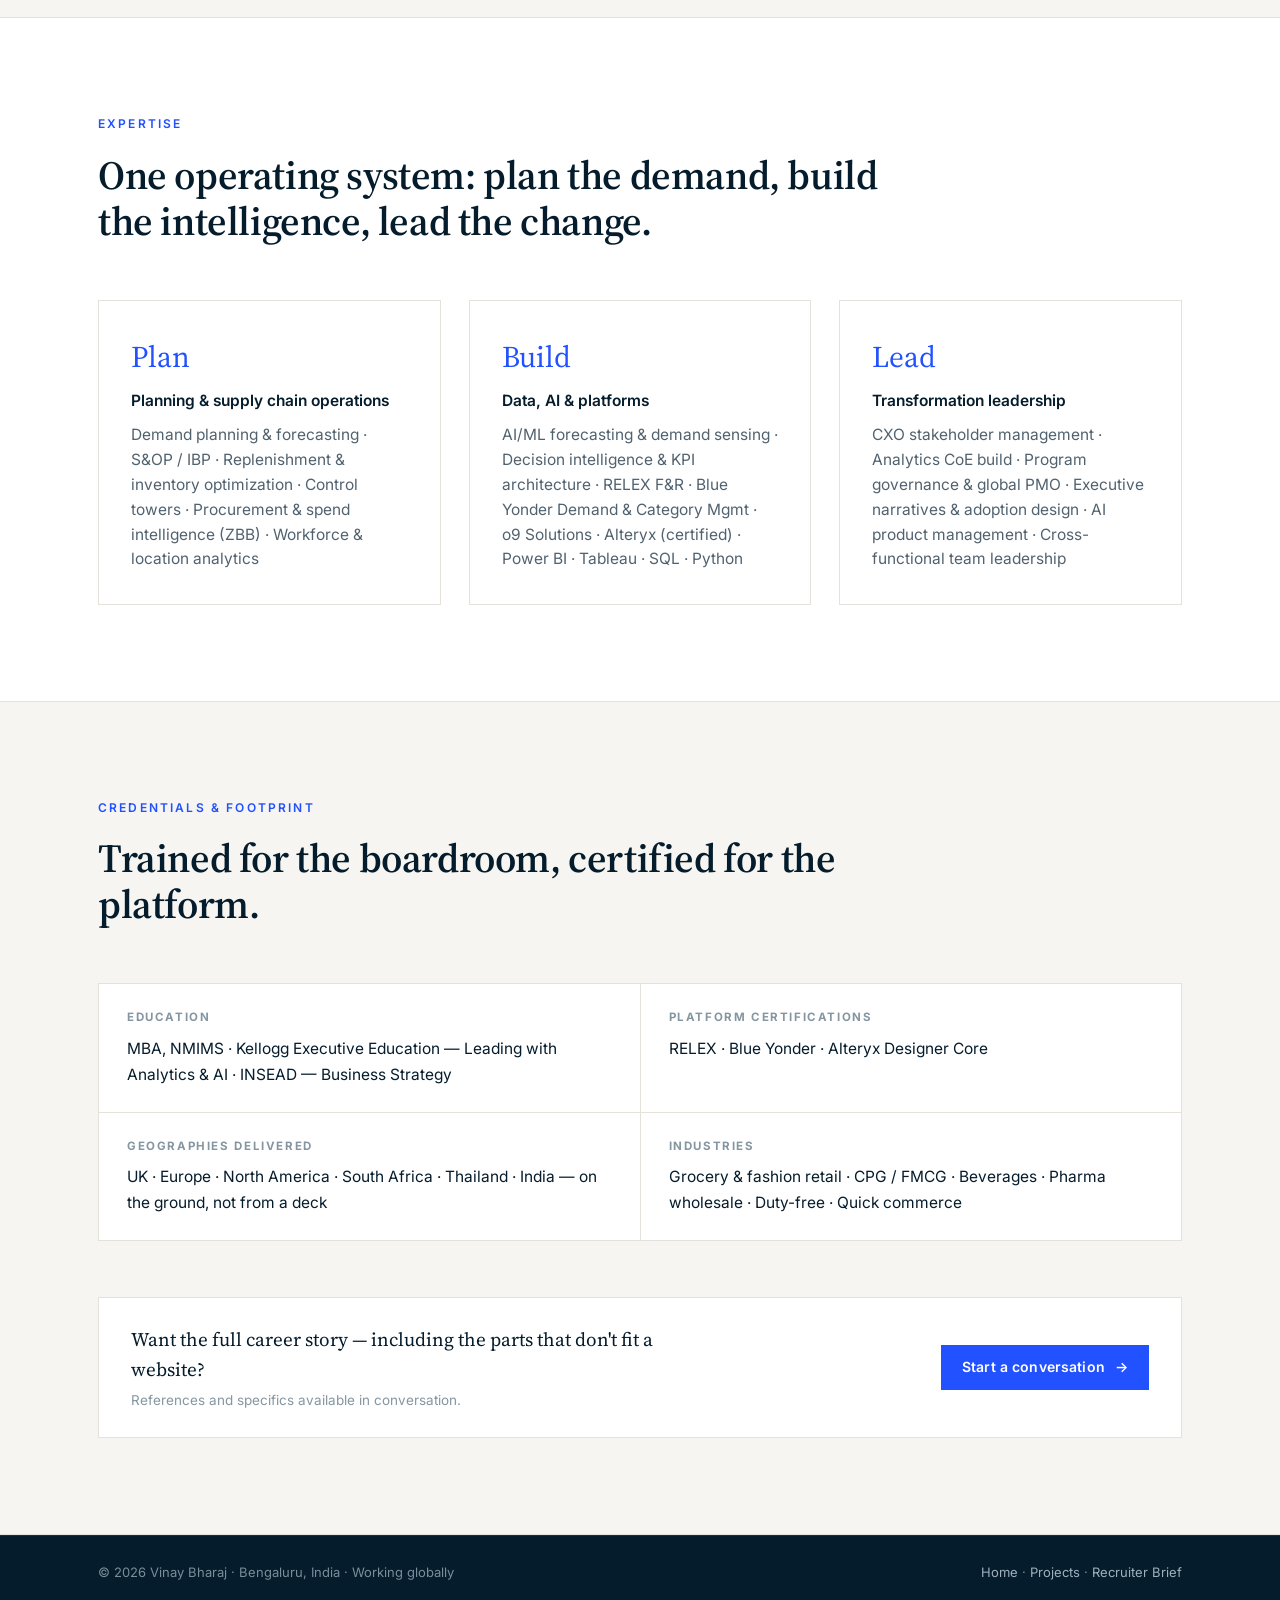
<file: about.html>
<!DOCTYPE html>
<html lang="en">
<head>
<meta charset="UTF-8">
<meta name="viewport" content="width=device-width, initial-scale=1.0">
<title>About — Vinay Bharaj | Operator First, Consultant Second</title>
<meta name="description" content="Vinay Bharaj's career: demand planning operator at a $200M retailer, Accenture Strategy consultant, now Senior Manager in Data & AI consulting. MBA (NMIMS), Kellogg Exec Ed, INSEAD.">
<link rel="canonical" href="https://vinaybharaj.github.io/about.html">
<meta property="og:type" content="profile">
<meta property="og:title" content="About Vinay Bharaj">
<meta property="og:description" content="Operator first, consultant second — 13+ years across demand planning, S&OP, and AI-led supply chain transformation.">
<meta property="og:url" content="https://vinaybharaj.github.io/about.html">
<meta property="og:image" content="https://vinaybharaj.github.io/og-image.jpg">
<meta name="twitter:card" content="summary_large_image">
<link rel="icon" type="image/svg+xml" href="assets/favicon.svg">
<link rel="preconnect" href="https://fonts.googleapis.com">
<link rel="preconnect" href="https://fonts.gstatic.com" crossorigin>
<link href="https://fonts.googleapis.com/css2?family=Inter:wght@400;500;600;700&family=Source+Serif+4:opsz,wght@8..60,500;8..60,600&display=swap" rel="stylesheet">
<link rel="stylesheet" href="assets/styles.css">
</head>
<body>
<a class="skip" href="#main">Skip to content</a>

<nav class="site" aria-label="Main">
 <div class="navin">
  <a class="logo" href="index.html"><span class="sq"></span>Vinay Bharaj</a>
  <div class="nlinks">
   <a href="index.html">Home</a>
   <a href="index.html#projects">Projects</a>
   <a href="about.html" class="on" aria-current="page">About</a>
   <a href="recruiter-brief.html">Recruiter Brief</a>
   <a class="btn solid sm" href="mailto:bharaj.vinay@gmail.com?subject=Leadership%20role%20conversation">Start a conversation</a>
  </div>
 </div>
</nav>

<main id="main">

<header class="phero">
 <div class="wrap">
  <div class="hgrid" style="align-items:start">
   <div>
    <span class="kicker">About</span>
    <h1 style="font-size:clamp(34px,4.5vw,50px)">Operator first, consultant second.</h1>
    <p class="lead">I've been the planner missing the forecast, the consultant redesigning the process, and the owner answering for the P&amp;L.</p>
   </div>
   <div class="portrait sq rv" style="justify-self:end">
    <div class="frame"><img src="assets/portrait-about.jpg" width="800" height="800" alt="Vinay Bharaj headshot"></div>
   </div>
  </div>
 </div>
</header>

<section>
 <div class="wrap">
  <div class="prose rv">
   <p><b>I started on the shop floor of the number.</b> At a $200M retailer I ran demand planning, re-engineered idea-to-store, and owned a $5M e-commerce P&amp;L, reporting to the founders' office. That's why my transformations get adopted: I design for the planner who has to trust the system on a Tuesday morning.</p>
   <p><b>Then I crossed the table.</b> At Accenture Strategy I led AI forecasting rollouts, ML replenishment, control towers, and zero-based cost programs for global retail, CPG, and pharma — delivered on the ground across five continents.</p>
   <p><b>Today I lead Data &amp; AI engagements</b> as a Senior Manager at Sigmoid, advising CXOs on planning, supply chain analytics, and AI for operations.</p>
  </div>
 </div>
</section>

<section style="background:var(--bg2);border-top:1px solid var(--line);border-bottom:1px solid var(--line)">
 <div class="wrap">
  <div class="shead rv"><span class="kicker">Career</span><h2>Thirteen years, four chapters.</h2></div>
  <div class="tl rv">
   <div class="tstep"><span class="yr">2025 — NOW</span><b>Sigmoid</b><span>Senior Manager, Data &amp; AI Consulting — planning &amp; analytics for global retail/CPG</span></div>
   <div class="tstep"><span class="yr">2021 — 2025</span><b>Accenture Strategy</b><span>Manager — planning transformations across UK, EU, NA, Africa, APAC</span></div>
   <div class="tstep"><span class="yr">2018 — 2021</span><b>Blackberrys Menswear</b><span>Demand Planning Manager — planning, PMO, $5M e-commerce P&amp;L</span></div>
   <div class="tstep"><span class="yr">2011 — 2018</span><b>Henkel · IGL</b><span>Sales leadership — 2x B2B market expansion in 3 years</span></div>
  </div>
 </div>
</section>

<section>
 <div class="wrap">
  <div class="shead rv"><span class="kicker">Expertise</span><h2>One operating system: plan the demand, build the intelligence, lead the change.</h2></div>
  <div class="grid3">
   <div class="card rv">
    <div class="ovh">Plan</div>
    <p style="font-weight:600;color:var(--ink);margin-bottom:10px">Planning &amp; supply chain operations</p>
    <p>Demand planning &amp; forecasting · S&amp;OP / IBP · Replenishment &amp; inventory optimization · Control towers · Procurement &amp; spend intelligence (ZBB) · Workforce &amp; location analytics</p>
   </div>
   <div class="card rv">
    <div class="ovh">Build</div>
    <p style="font-weight:600;color:var(--ink);margin-bottom:10px">Data, AI &amp; platforms</p>
    <p>AI/ML forecasting &amp; demand sensing · Decision intelligence &amp; KPI architecture · RELEX F&amp;R · Blue Yonder Demand &amp; Category Mgmt · o9 Solutions · Alteryx (certified) · Power BI · Tableau · SQL · Python</p>
   </div>
   <div class="card rv">
    <div class="ovh">Lead</div>
    <p style="font-weight:600;color:var(--ink);margin-bottom:10px">Transformation leadership</p>
    <p>CXO stakeholder management · Analytics CoE build · Program governance &amp; global PMO · Executive narratives &amp; adoption design · AI product management · Cross-functional team leadership</p>
   </div>
  </div>
 </div>
</section>

<section style="background:var(--bg2);border-top:1px solid var(--line);border-bottom:1px solid var(--line)">
 <div class="wrap">
  <div class="shead rv"><span class="kicker">Credentials &amp; footprint</span><h2>Trained for the boardroom, certified for the platform.</h2></div>
  <div class="facts rv">
   <div><b>Education</b><span>MBA, NMIMS · Kellogg Executive Education — Leading with Analytics &amp; AI · INSEAD — Business Strategy</span></div>
   <div><b>Platform certifications</b><span>RELEX · Blue Yonder · Alteryx Designer Core</span></div>
   <div><b>Geographies delivered</b><span>UK · Europe · North America · South Africa · Thailand · India — on the ground, not from a deck</span></div>
   <div><b>Industries</b><span>Grocery &amp; fashion retail · CPG / FMCG · Beverages · Pharma wholesale · Duty-free · Quick commerce</span></div>
  </div>
  <div class="ribbon rv">
   <p>Want the full career story — including the parts that don't fit a website?<small>References and specifics available in conversation.</small></p>
   <a class="btn solid sm" href="mailto:bharaj.vinay@gmail.com?subject=Leadership%20role%20conversation">Start a conversation <span class="ar">→</span></a>
  </div>
 </div>
</section>

</main>

<footer>
 <div class="fin">
  <span>© 2026 Vinay Bharaj · Bengaluru, India · Working globally</span>
  <span><a href="index.html">Home</a> · <a href="index.html#projects">Projects</a> · <a href="recruiter-brief.html">Recruiter Brief</a></span>
 </div>
</footer>

<script>
(function(){
 var io=new IntersectionObserver(function(es){es.forEach(function(e){if(e.isIntersecting){e.target.classList.add('on');io.unobserve(e.target)}})},{threshold:.1});
 document.querySelectorAll('.rv').forEach(function(el){io.observe(el)});
})();
</script>
</body>
</html>
</file>
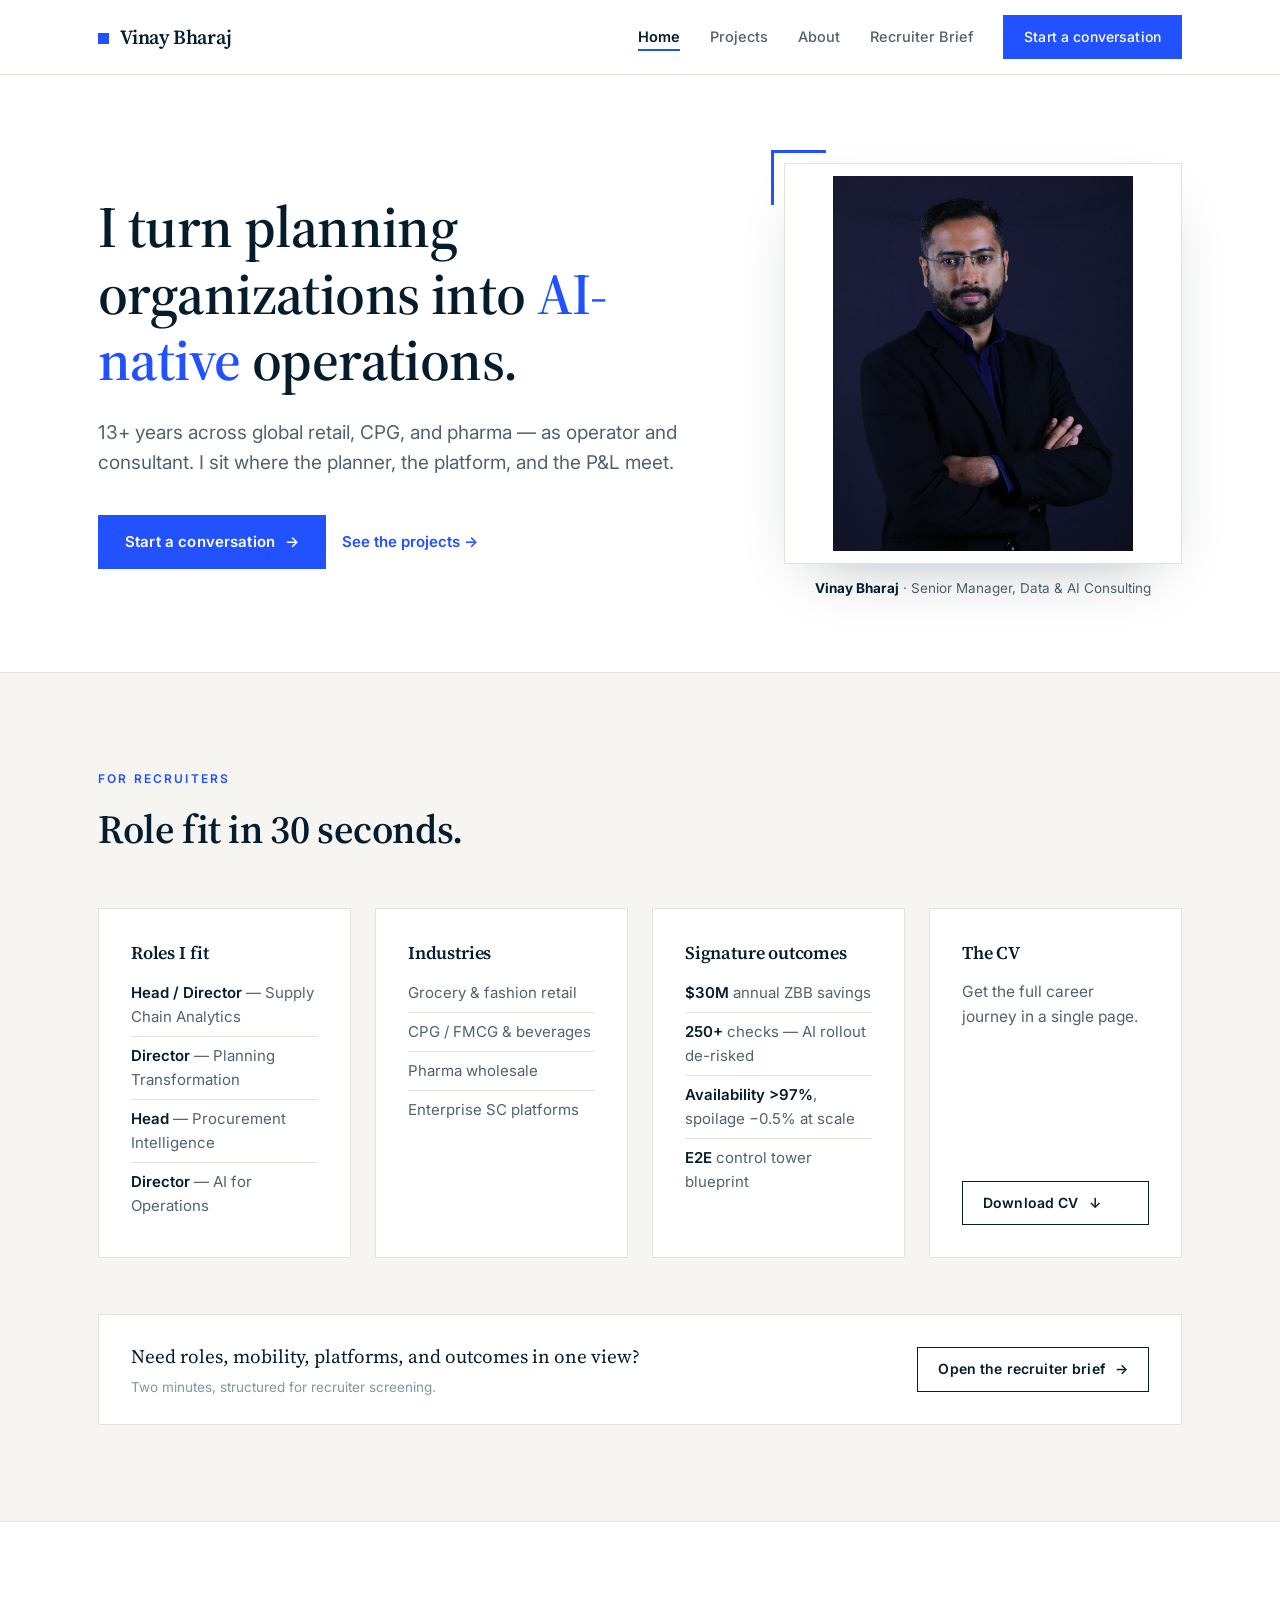
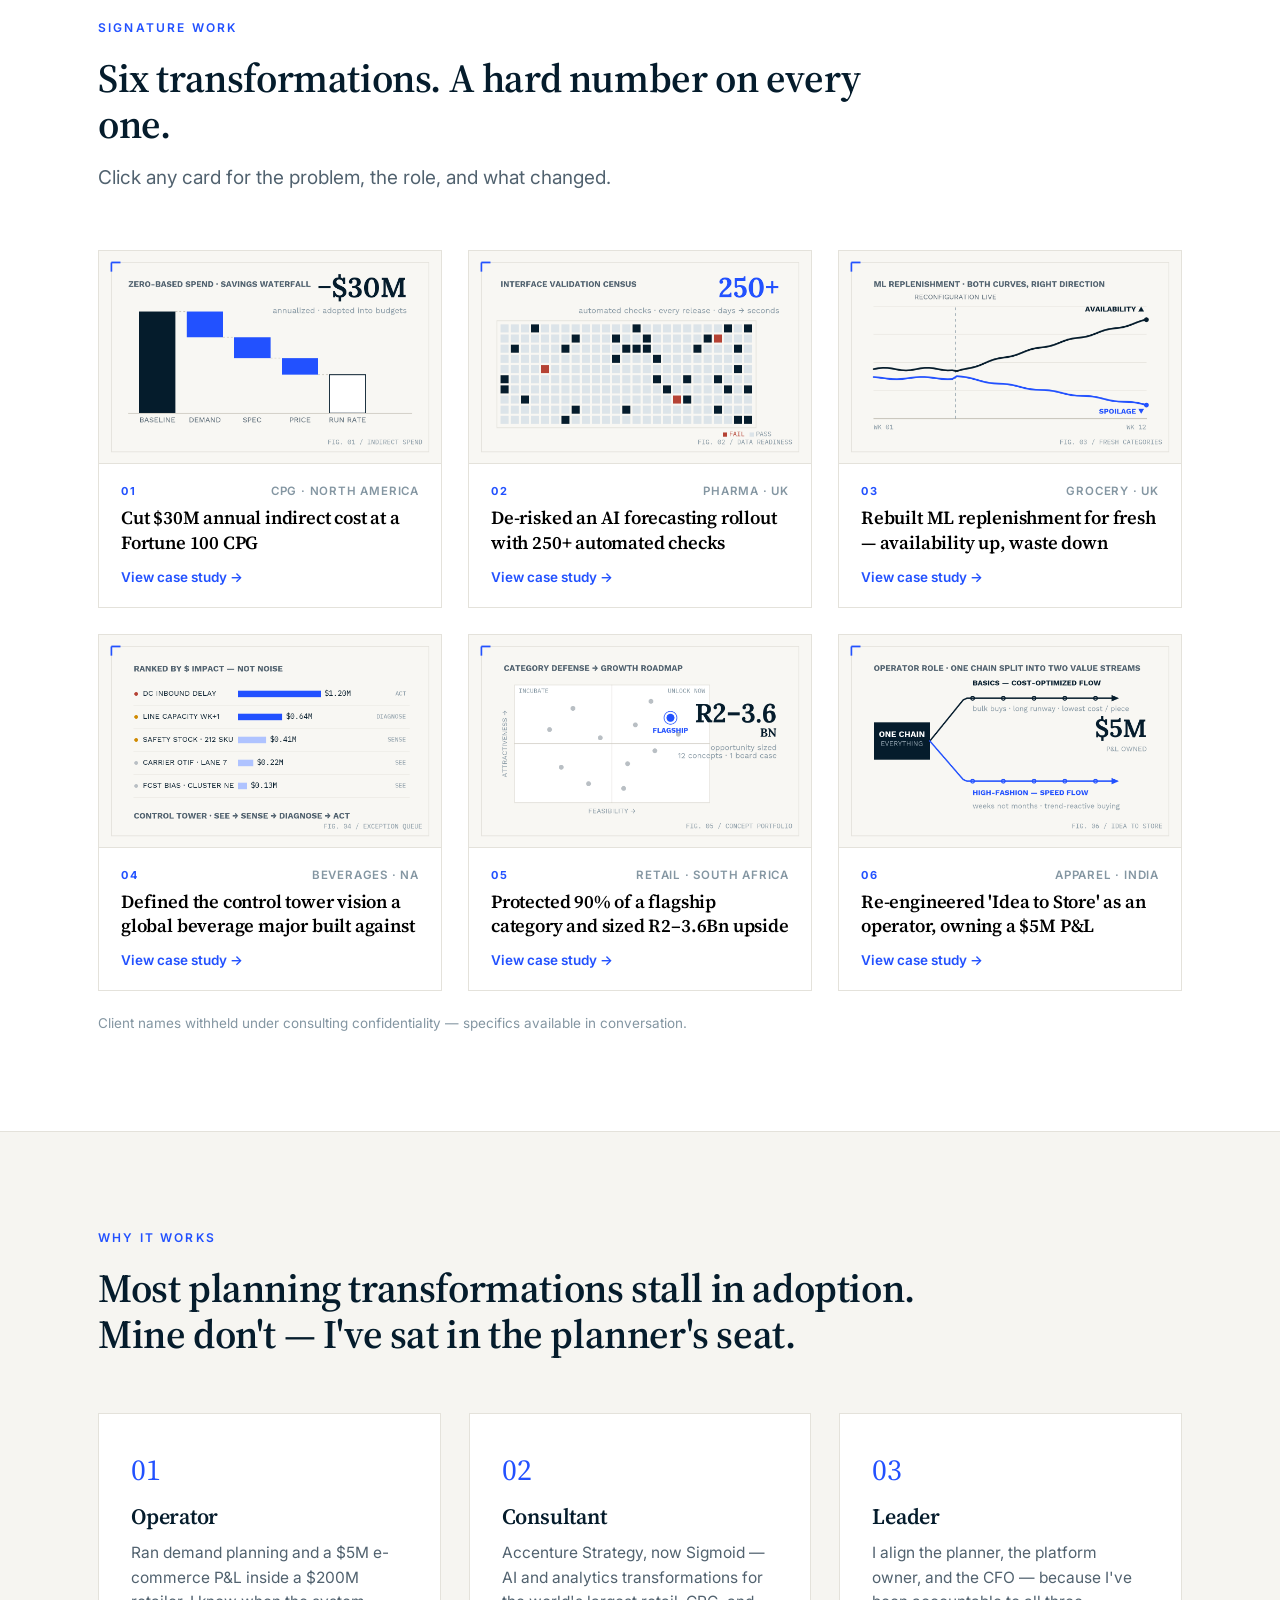
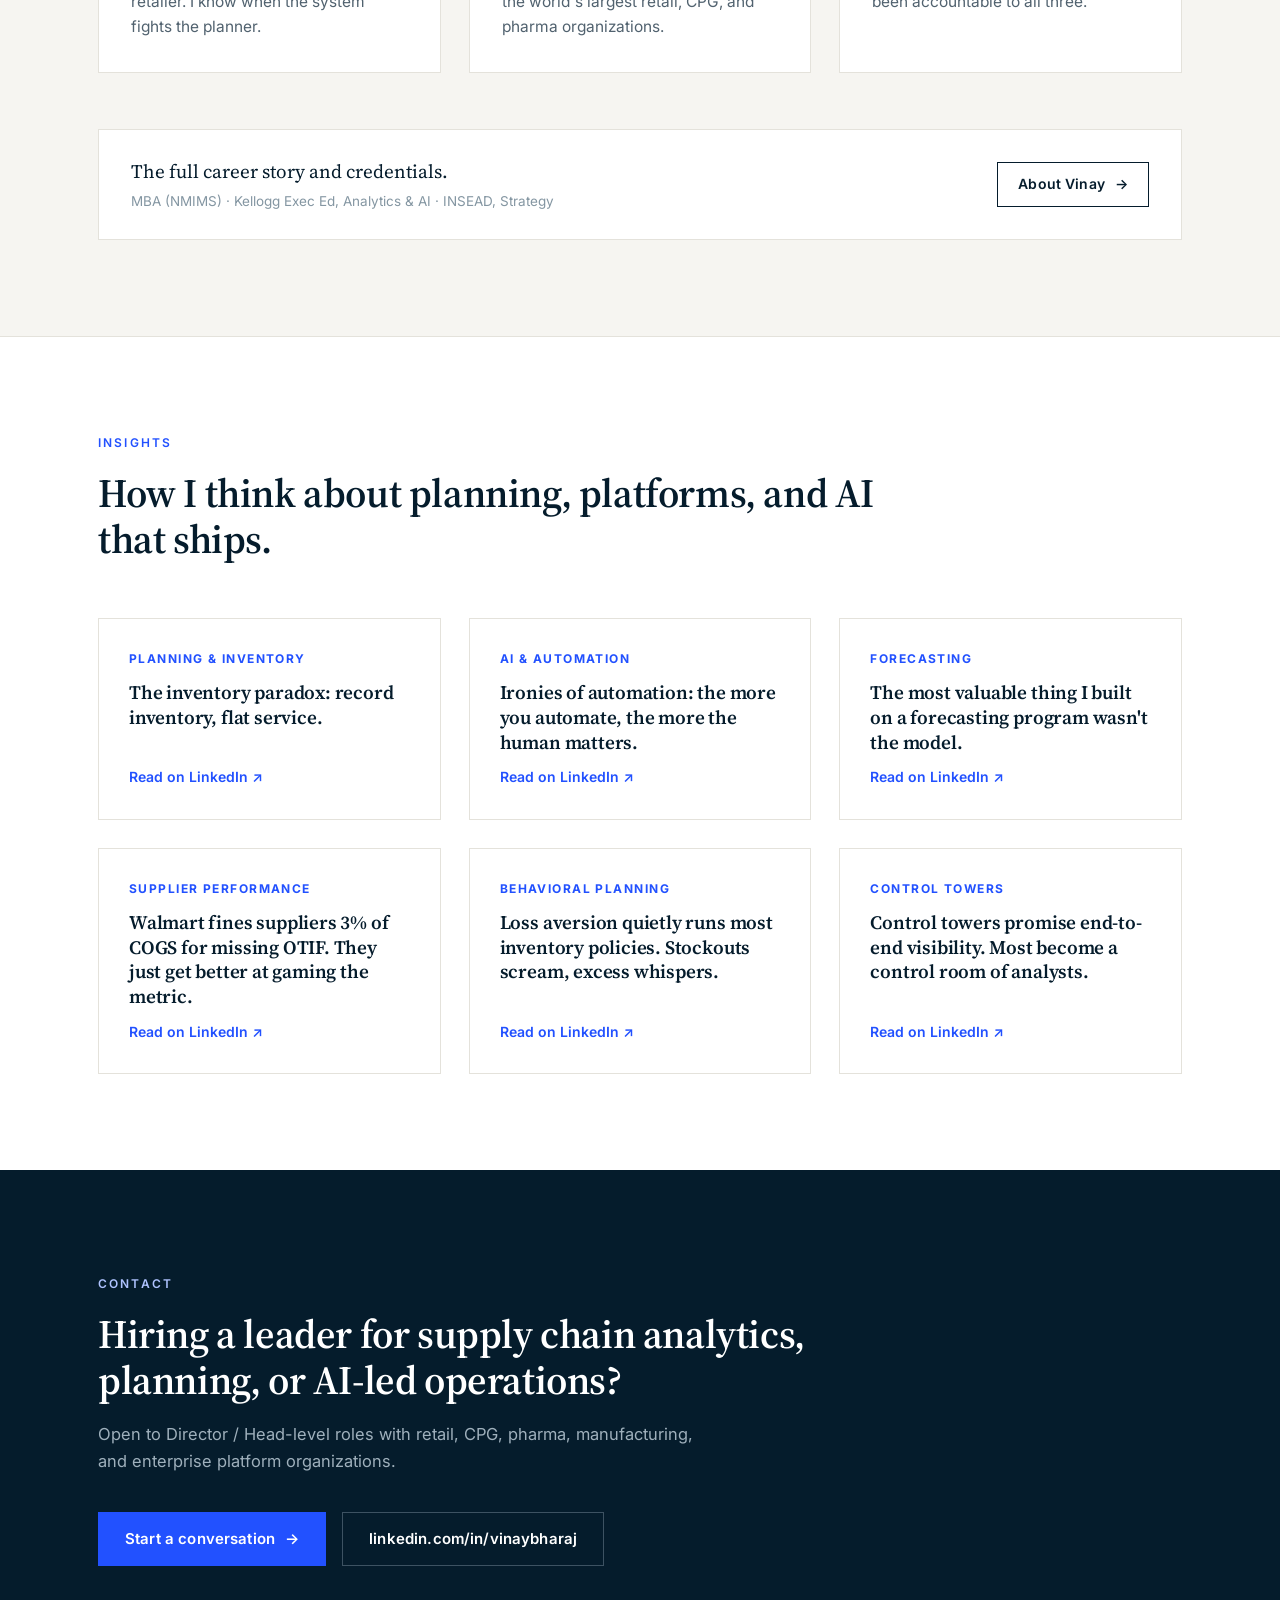
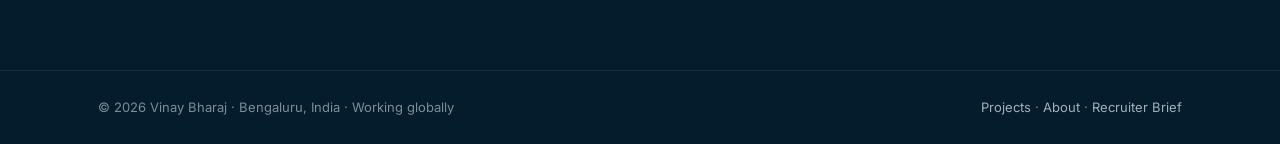
<file: case-studies.html>
<!DOCTYPE html>
<html lang="en">
<head>
<meta charset="UTF-8">
<title>Vinay Bharaj — Projects</title>
<link rel="canonical" href="https://vinaybharaj.github.io/#projects">
<meta name="robots" content="noindex">
<script>location.replace('index.html'+(location.hash||'#projects'));</script>
<meta http-equiv="refresh" content="0;url=index.html#projects">
</head>
<body>
<p>The case studies now live on the <a href="index.html#projects">home page</a>.</p>
</body>
</html>
</file>
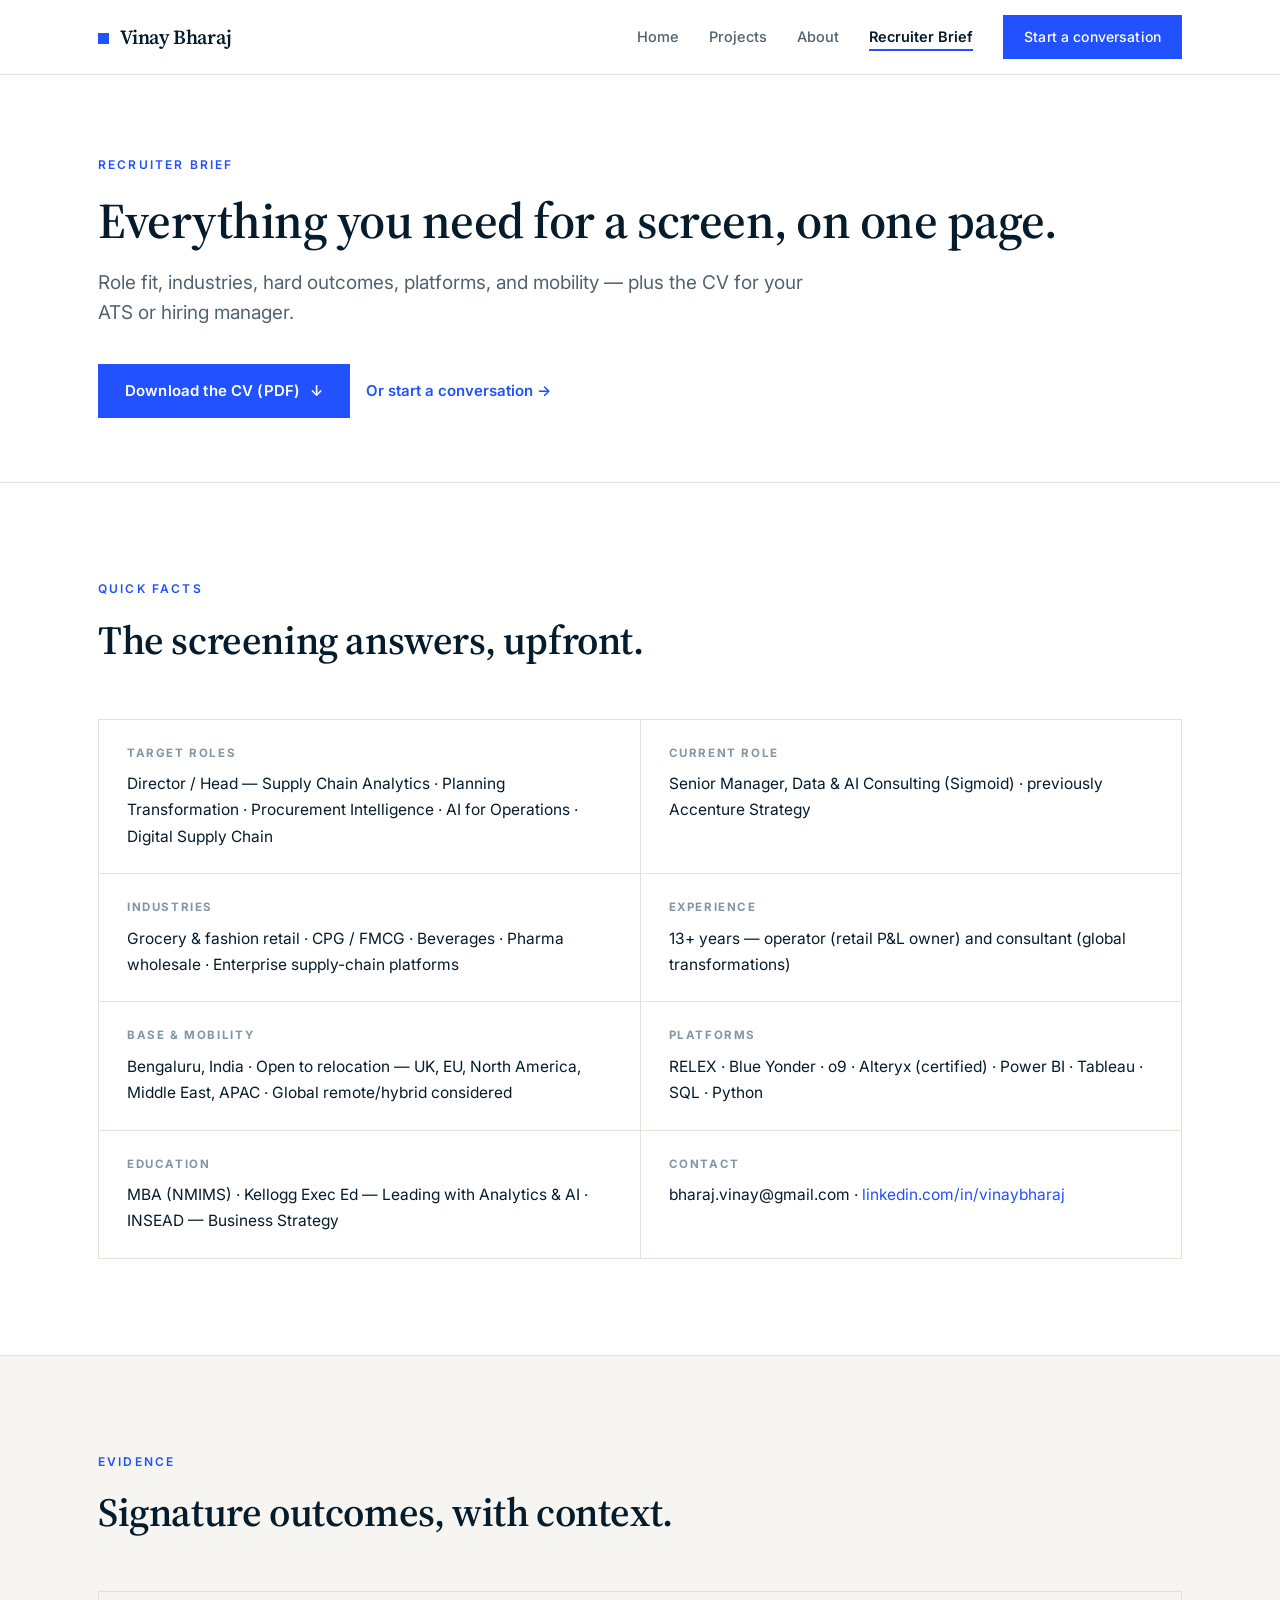
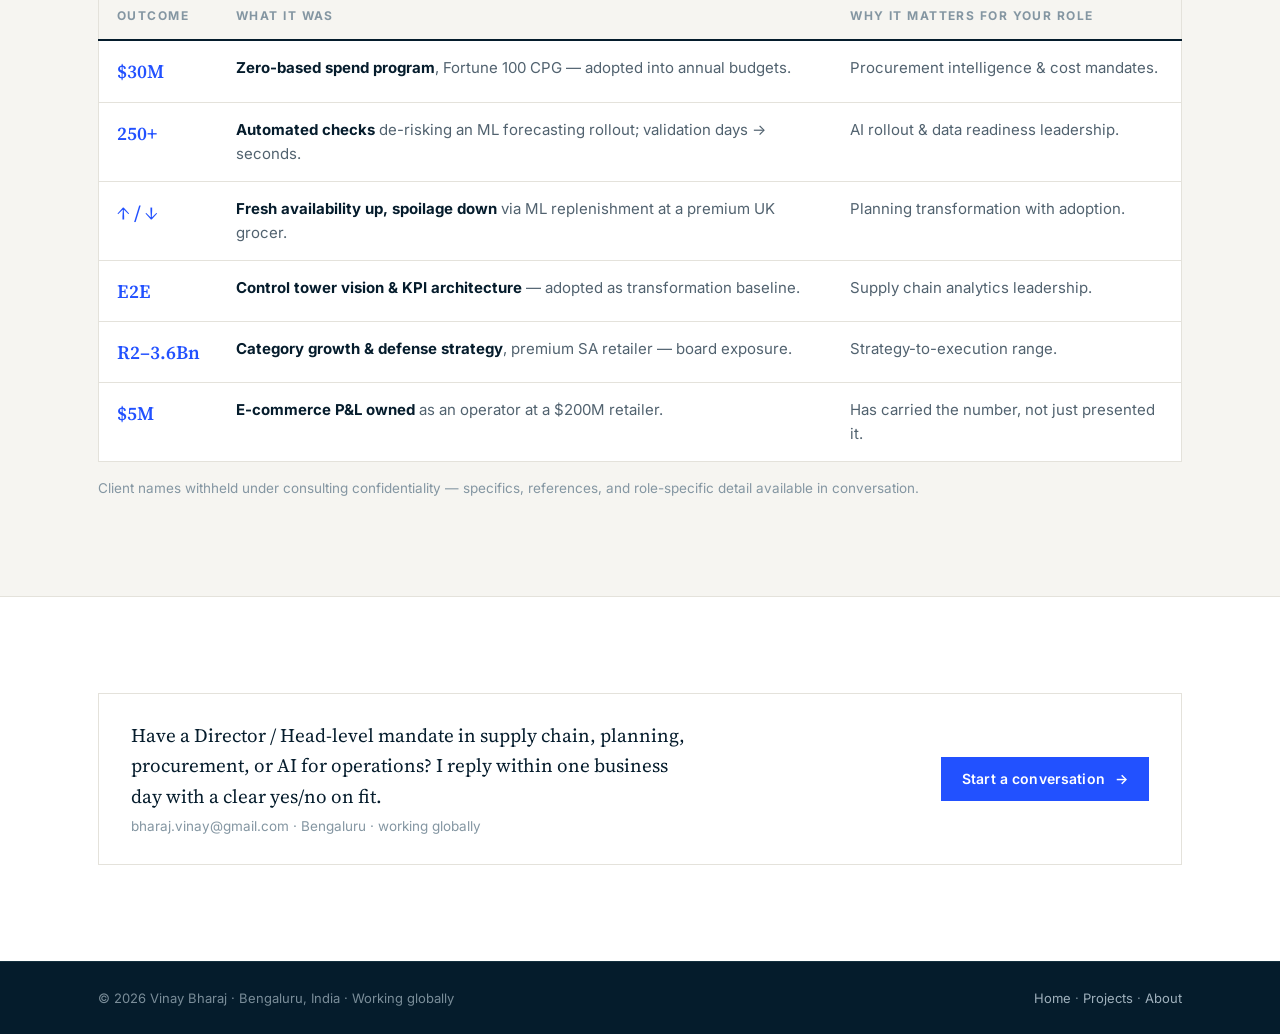
<file: recruiter-brief.html>
<!DOCTYPE html>
<html lang="en">
<head>
<meta charset="UTF-8">
<meta name="viewport" content="width=device-width, initial-scale=1.0">
<title>Recruiter Brief — Vinay Bharaj | Role Fit in Two Minutes</title>
<meta name="description" content="Recruiter brief for Vinay Bharaj: target roles, industries, signature outcomes, platforms, mobility, and a downloadable one-pager. Director / Head-level supply chain analytics, planning transformation, and AI for operations.">
<link rel="canonical" href="https://vinaybharaj.github.io/recruiter-brief.html">
<meta property="og:type" content="website">
<meta property="og:title" content="Recruiter Brief — Vinay Bharaj">
<meta property="og:description" content="Role fit in two minutes: target roles, industries, outcomes, platforms, mobility, and a downloadable one-pager.">
<meta property="og:url" content="https://vinaybharaj.github.io/recruiter-brief.html">
<meta property="og:image" content="https://vinaybharaj.github.io/og-image.jpg">
<meta name="twitter:card" content="summary_large_image">
<link rel="icon" type="image/svg+xml" href="assets/favicon.svg">
<link rel="preconnect" href="https://fonts.googleapis.com">
<link rel="preconnect" href="https://fonts.gstatic.com" crossorigin>
<link href="https://fonts.googleapis.com/css2?family=Inter:wght@400;500;600;700&family=Source+Serif+4:opsz,wght@8..60,500;8..60,600&display=swap" rel="stylesheet">
<link rel="stylesheet" href="assets/styles.css">
</head>
<body>
<a class="skip" href="#main">Skip to content</a>

<nav class="site" aria-label="Main">
 <div class="navin">
  <a class="logo" href="index.html"><span class="sq"></span>Vinay Bharaj</a>
  <div class="nlinks">
   <a href="index.html">Home</a>
   <a href="index.html#projects">Projects</a>
   <a href="about.html">About</a>
   <a href="recruiter-brief.html" class="on" aria-current="page">Recruiter Brief</a>
   <a class="btn solid sm" href="mailto:bharaj.vinay@gmail.com?subject=Leadership%20role%20conversation">Start a conversation</a>
  </div>
 </div>
</nav>

<main id="main">

<header class="phero">
 <div class="wrap">
  <span class="kicker">Recruiter brief</span>
  <h1 style="font-size:clamp(34px,4.5vw,50px)">Everything you need for a screen, on one page.</h1>
  <p class="lead">Role fit, industries, hard outcomes, platforms, and mobility — plus the CV for your ATS or hiring manager.</p>
  <div class="hbtns">
   <a class="btn solid" href="assets/Vinay_Bharaj_CV.pdf" download>Download the CV (PDF) <span class="ar">↓</span></a>
   <a class="tlink" href="mailto:bharaj.vinay@gmail.com?subject=Leadership%20role%20conversation">Or start a conversation</a>
  </div>
 </div>
</header>

<section>
 <div class="wrap">
  <div class="shead rv"><span class="kicker">Quick facts</span><h2>The screening answers, upfront.</h2></div>
  <div class="facts rv">
   <div><b>Target roles</b><span>Director / Head — Supply Chain Analytics · Planning Transformation · Procurement Intelligence · AI for Operations · Digital Supply Chain</span></div>
   <div><b>Current role</b><span>Senior Manager, Data &amp; AI Consulting (Sigmoid) · previously Accenture Strategy</span></div>
   <div><b>Industries</b><span>Grocery &amp; fashion retail · CPG / FMCG · Beverages · Pharma wholesale · Enterprise supply-chain platforms</span></div>
   <div><b>Experience</b><span>13+ years — operator (retail P&amp;L owner) and consultant (global transformations)</span></div>
   <div><b>Base &amp; mobility</b><span>Bengaluru, India · Open to relocation — UK, EU, North America, Middle East, APAC · Global remote/hybrid considered</span></div>
   <div><b>Platforms</b><span>RELEX · Blue Yonder · o9 · Alteryx (certified) · Power BI · Tableau · SQL · Python</span></div>
   <div><b>Education</b><span>MBA (NMIMS) · Kellogg Exec Ed — Leading with Analytics &amp; AI · INSEAD — Business Strategy</span></div>
   <div><b>Contact</b><span>bharaj.vinay@gmail.com · <a href="https://www.linkedin.com/in/vinaybharaj" target="_blank" rel="noopener">linkedin.com/in/vinaybharaj</a></span></div>
  </div>
 </div>
</section>

<section style="background:var(--bg2);border-top:1px solid var(--line);border-bottom:1px solid var(--line)">
 <div class="wrap">
  <div class="shead rv"><span class="kicker">Evidence</span><h2>Signature outcomes, with context.</h2></div>
  <div style="overflow-x:auto" class="rv">
  <table class="outcomes">
   <thead><tr><th>Outcome</th><th>What it was</th><th>Why it matters for your role</th></tr></thead>
   <tbody>
    <tr><td>$30M</td><td><b>Zero-based spend program</b>, Fortune 100 CPG — adopted into annual budgets.</td><td>Procurement intelligence &amp; cost mandates.</td></tr>
    <tr><td>250+</td><td><b>Automated checks</b> de-risking an ML forecasting rollout; validation days → seconds.</td><td>AI rollout &amp; data readiness leadership.</td></tr>
    <tr><td>↑ / ↓</td><td><b>Fresh availability up, spoilage down</b> via ML replenishment at a premium UK grocer.</td><td>Planning transformation with adoption.</td></tr>
    <tr><td>E2E</td><td><b>Control tower vision &amp; KPI architecture</b> — adopted as transformation baseline.</td><td>Supply chain analytics leadership.</td></tr>
    <tr><td>R2–3.6Bn</td><td><b>Category growth &amp; defense strategy</b>, premium SA retailer — board exposure.</td><td>Strategy-to-execution range.</td></tr>
    <tr><td>$5M</td><td><b>E-commerce P&amp;L owned</b> as an operator at a $200M retailer.</td><td>Has carried the number, not just presented it.</td></tr>
   </tbody>
  </table>
  </div>
  <p class="note rv" style="margin-top:16px">Client names withheld under consulting confidentiality — specifics, references, and role-specific detail available in conversation.</p>
 </div>
</section>

<section>
 <div class="wrap">
  <div class="ribbon rv" style="margin-top:0">
   <p>Have a Director / Head-level mandate in supply chain, planning, procurement, or AI for operations? I reply within one business day with a clear yes/no on fit.<small>bharaj.vinay@gmail.com · Bengaluru · working globally</small></p>
   <a class="btn solid sm" href="mailto:bharaj.vinay@gmail.com?subject=Leadership%20role%20conversation">Start a conversation <span class="ar">→</span></a>
  </div>
 </div>
</section>

</main>

<footer>
 <div class="fin">
  <span>© 2026 Vinay Bharaj · Bengaluru, India · Working globally</span>
  <span><a href="index.html">Home</a> · <a href="index.html#projects">Projects</a> · <a href="about.html">About</a></span>
 </div>
</footer>

<script>
(function(){
 var io=new IntersectionObserver(function(es){es.forEach(function(e){if(e.isIntersecting){e.target.classList.add('on');io.unobserve(e.target)}})},{threshold:.1});
 document.querySelectorAll('.rv').forEach(function(el){io.observe(el)});
})();
</script>
</body>
</html>
</file>
<file: assets/styles.css>
/* ============================================================
   Vinay Bharaj — personal site v3
   McKinsey-inspired: white/ivory, deep navy #051C2C, blue #2251FF
   ============================================================ */
:root{
  --ink:#051C2C;
  --mut:#51626F;
  --faint:#8496A2;
  --blue:#2251FF;
  --blue-dk:#1637B8;
  --blue-lt:#AFC3FF;
  --bg:#FFFFFF;
  --bg2:#F6F5F1;
  --line:#E4E2DB;
  --line-dk:#C9C6BC;
  --good:#1E7F5C;
  --bad:#B54234;
  --serif:'Source Serif 4',Georgia,'Times New Roman',serif;
  --sans:'Inter',-apple-system,'Segoe UI',Roboto,Arial,sans-serif;
  --max:1140px;
}
*{margin:0;padding:0;box-sizing:border-box}
html{scroll-behavior:smooth}
body{font-family:var(--sans);color:var(--ink);background:var(--bg);line-height:1.6;font-size:16.5px;-webkit-font-smoothing:antialiased}
img{max-width:100%;display:block}
a{color:var(--blue);text-decoration:none}
a:hover{text-decoration:underline}
::selection{background:var(--blue);color:#fff}

.skip{position:absolute;left:-999px;top:0;background:var(--ink);color:#fff;padding:10px 18px;z-index:200}
.skip:focus{left:0}
:focus-visible{outline:2px solid var(--blue);outline-offset:3px}

.wrap{max-width:var(--max);margin:0 auto;padding:0 28px}
section{padding:96px 0}
@media(max-width:760px){section{padding:64px 0}}

/* ---------- type ---------- */
h1,h2,h3,.serif{font-family:var(--serif);font-weight:600;line-height:1.15;letter-spacing:-.01em}
h1{font-size:clamp(38px,5.2vw,58px)}
h2{font-size:clamp(28px,3.4vw,40px);max-width:21em}
h3{font-size:22px;line-height:1.3}
.kicker{display:block;font-family:var(--sans);font-size:12px;font-weight:600;letter-spacing:.18em;text-transform:uppercase;color:var(--blue);margin-bottom:18px}
.lead{font-size:19px;color:var(--mut);max-width:38em}
.shead{margin-bottom:56px}
.shead p.lead{margin-top:16px}
.note{font-size:13.5px;color:var(--faint)}

/* ---------- buttons: ONE primary CTA ---------- */
.btn{display:inline-flex;align-items:center;gap:10px;font-family:var(--sans);font-size:15px;font-weight:600;letter-spacing:.01em;
  padding:14px 26px;border:1.5px solid var(--ink);color:var(--ink);background:transparent;cursor:pointer;transition:all .18s ease;text-decoration:none}
.btn:hover{background:var(--ink);color:#fff;text-decoration:none}
.btn.solid{background:var(--blue);border-color:var(--blue);color:#fff}
.btn.solid:hover{background:var(--blue-dk);border-color:var(--blue-dk)}
.btn.sm{padding:10px 20px;font-size:14px}
.btn .ar{transition:transform .18s ease}
.btn:hover .ar{transform:translateX(3px)}
.tlink{font-weight:600;font-size:15px;color:var(--blue);white-space:nowrap}
.tlink:after{content:" →"}

/* ---------- nav ---------- */
nav.site{position:sticky;top:0;z-index:100;background:rgba(255,255,255,.94);backdrop-filter:blur(8px);border-bottom:1px solid var(--line)}
.navin{max-width:var(--max);margin:0 auto;padding:0 28px;height:74px;display:flex;align-items:center;justify-content:space-between;gap:20px}
.logo{font-family:var(--serif);font-size:20px;font-weight:600;color:var(--ink);letter-spacing:-.01em}
.logo:hover{text-decoration:none}
.logo .sq{display:inline-block;width:11px;height:11px;background:var(--blue);margin-right:11px}
.nlinks{display:flex;align-items:center;gap:30px}
.nlinks a{font-size:14.5px;font-weight:500;color:var(--mut)}
.nlinks a:hover{color:var(--ink);text-decoration:none}
.nlinks a.on{color:var(--ink);font-weight:600;box-shadow:0 2px 0 var(--blue)}
@media(max-width:860px){
  .navin{height:auto;flex-wrap:wrap;padding:12px 20px}
  .nlinks{gap:18px;flex-wrap:wrap}
  .nlinks .btn{order:-1}
}

/* ---------- hero ---------- */
.hero{padding:88px 0 72px;background:var(--bg)}
.hgrid{display:grid;grid-template-columns:1.25fr .8fr;gap:64px;align-items:center}
@media(max-width:900px){.hgrid{grid-template-columns:1fr;gap:44px}}
.hero .pill{display:inline-flex;align-items:center;gap:9px;font-size:13px;font-weight:600;color:var(--mut);
  border:1px solid var(--line-dk);padding:7px 16px;border-radius:99px;margin-bottom:26px}
.hero .pill .dot{width:7px;height:7px;border-radius:50%;background:var(--good);animation:pulse 2.2s infinite}
@keyframes pulse{0%,100%{opacity:1}50%{opacity:.35}}
.hero h1 em{font-style:normal;color:var(--blue)}
.hero .sub{margin-top:24px;font-size:19px;color:var(--mut);max-width:34em}
.hbtns{margin-top:36px;display:flex;gap:16px;flex-wrap:wrap;align-items:center}
.portrait{position:relative}
.portrait img{width:100%;max-width:300px;height:auto;aspect-ratio:4/5;object-fit:cover;object-position:top;margin:0 auto}
.portrait.sq img{aspect-ratio:1/1;max-width:240px}
.portrait .frame{position:relative;border:1px solid var(--line);padding:12px;background:#fff;box-shadow:0 24px 60px -30px rgba(5,28,44,.35)}
.portrait .frame:before{content:"";position:absolute;top:-14px;left:-14px;width:52px;height:52px;border-top:3px solid var(--blue);border-left:3px solid var(--blue)}
.portrait .cap{margin-top:14px;font-size:13.5px;color:var(--mut);text-align:center}
.portrait .cap b{color:var(--ink)}

/* ---------- stat band ---------- */
.band{background:var(--ink);color:#fff;padding:44px 0}
.band .in{max-width:var(--max);margin:0 auto;padding:0 28px;display:grid;grid-template-columns:repeat(4,1fr);gap:36px}
@media(max-width:860px){.band .in{grid-template-columns:repeat(2,1fr)}}
.stat .n{font-family:var(--serif);font-size:40px;font-weight:600;color:#fff}
.stat .n em{font-style:normal;color:var(--blue-lt)}
.stat .l{font-size:13.5px;color:#9FB0BC;margin-top:6px;line-height:1.45}

/* org strip */
.orgs{display:flex;flex-wrap:wrap;gap:12px 34px;align-items:center;justify-content:center}
.orgs span{font-size:14px;font-weight:600;letter-spacing:.06em;text-transform:uppercase;color:var(--faint)}

/* ---------- cards & grids ---------- */
.grid2{display:grid;grid-template-columns:1fr 1fr;gap:28px}
.grid3{display:grid;grid-template-columns:repeat(3,1fr);gap:28px}
.grid4{display:grid;grid-template-columns:repeat(4,1fr);gap:24px}
@media(max-width:960px){.grid4{grid-template-columns:1fr 1fr}.grid3{grid-template-columns:1fr 1fr}}
@media(max-width:640px){.grid2,.grid3,.grid4{grid-template-columns:1fr}}
.card{border:1px solid var(--line);background:#fff;padding:32px}
.card h3{margin-bottom:10px}
.card p{color:var(--mut);font-size:15.5px}
.card .ovh{font-family:var(--serif);font-size:30px;color:var(--blue);margin-bottom:8px}

/* recruiter block */
.recruit{background:var(--bg2);border-top:1px solid var(--line);border-bottom:1px solid var(--line)}
.recruit .card{background:#fff}
.recruit .card ul{list-style:none;margin-top:6px}
.recruit .card li{font-size:15px;color:var(--mut);padding:7px 0;border-bottom:1px solid var(--line)}
.recruit .card li:last-child{border-bottom:0}
.recruit .card li b{color:var(--ink);font-weight:600}

/* ---------- case-study preview cards (home) ---------- */
.csgrid{display:grid;grid-template-columns:1fr 1fr;gap:28px}
@media(max-width:820px){.csgrid{grid-template-columns:1fr}}
.cs{border:1px solid var(--line);background:#fff;padding:34px;display:flex;flex-direction:column;gap:18px;transition:all .18s ease;position:relative}
.cs:hover{border-color:var(--ink);box-shadow:0 18px 44px -26px rgba(5,28,44,.35);text-decoration:none}
a.cs{color:inherit}
.cs .top{display:flex;justify-content:space-between;align-items:baseline;gap:12px}
.cs .idx{font-size:12px;font-weight:700;letter-spacing:.14em;color:var(--blue)}
.cs .tag{font-size:12.5px;font-weight:600;letter-spacing:.08em;text-transform:uppercase;color:var(--faint)}
.cs h3{font-size:21px}
.cs .fourup{display:grid;grid-template-columns:1fr 1fr;gap:1px;background:var(--line);border:1px solid var(--line)}
.cs .fourup div{background:var(--bg2);padding:12px 14px}
.cs .fourup b{display:block;font-size:11px;font-weight:700;letter-spacing:.12em;text-transform:uppercase;color:var(--faint);margin-bottom:3px}
.cs .fourup span{font-size:13.5px;color:var(--ink);line-height:1.45;display:block}
.cs .go{font-weight:600;font-size:14.5px;color:var(--blue);margin-top:auto}
.cs:hover .go{text-decoration:underline}

/* ---------- full case studies page ---------- */
.jumper{display:flex;gap:10px;flex-wrap:wrap;margin-top:26px}
.jumper a{font-size:13.5px;font-weight:600;color:var(--mut);border:1px solid var(--line-dk);padding:8px 16px;border-radius:99px}
.jumper a:hover{border-color:var(--blue);color:var(--blue);text-decoration:none}
.study{padding:88px 0;border-top:1px solid var(--line)}
.study:nth-of-type(even){background:var(--bg2)}
.study .meta{display:flex;gap:10px;flex-wrap:wrap;margin-bottom:20px}
.ptag{font-size:12px;font-weight:700;letter-spacing:.1em;text-transform:uppercase;color:var(--mut);border:1px solid var(--line-dk);padding:5px 13px;border-radius:99px;background:#fff}
.study h2{max-width:26em}
.mmet{display:grid;grid-template-columns:repeat(3,1fr);gap:1px;background:var(--line);border:1px solid var(--line);margin:34px 0}
@media(max-width:640px){.mmet{grid-template-columns:1fr}}
.mmet>div{background:#fff;padding:22px 24px}
.mmet .n{font-family:var(--serif);font-size:32px;font-weight:600;color:var(--blue)}
.mmet .l{font-size:13.5px;color:var(--mut);margin-top:4px;line-height:1.45}
.srow{display:grid;grid-template-columns:210px 1fr;gap:28px;padding:26px 0;border-top:1px solid var(--line)}
@media(max-width:720px){.srow{grid-template-columns:1fr;gap:8px}}
.srow h4{font-size:13px;font-weight:700;letter-spacing:.14em;text-transform:uppercase;color:var(--faint);padding-top:4px}
.srow p{color:var(--mut);max-width:46em}
.srow ul{list-style:none}
.srow li{padding:10px 0 10px 30px;position:relative;color:var(--mut);border-bottom:1px solid var(--line)}
.srow li:last-child{border-bottom:0}
.srow li:before{content:"";position:absolute;left:2px;top:19px;width:14px;height:2px;background:var(--blue)}
.srow li b{color:var(--ink);font-weight:600}
.sig{border-left:3px solid var(--blue);background:#fff;padding:18px 24px;color:var(--mut);max-width:46em}
.study:nth-of-type(even) .sig{background:var(--bg2)}
.sig b{color:var(--ink)}
.chips{display:flex;gap:9px;flex-wrap:wrap}
.chip{font-size:13px;font-weight:600;color:var(--ink);background:var(--bg2);border:1px solid var(--line);padding:6px 14px;border-radius:99px}
.study:nth-of-type(even) .chip{background:#fff}

/* ---------- exhibits (SVG mockups) ---------- */
.exhibit{border:1px solid var(--line);background:#fff;margin:36px 0;overflow:hidden}
.exhibit .xhead{display:flex;justify-content:space-between;align-items:center;gap:14px;padding:13px 20px;border-bottom:1px solid var(--line);background:var(--bg2)}
.exhibit .xhead b{font-size:13px;font-weight:700;letter-spacing:.1em;text-transform:uppercase;color:var(--ink)}
.exhibit .xhead span{font-size:12px;color:var(--faint)}
.exhibit svg{display:block;width:100%;max-width:620px;height:auto;margin:0 auto}
.exhibit .xfoot{padding:11px 20px;border-top:1px solid var(--line);font-size:12.5px;color:var(--faint)}

/* SVG text classes */
.xl{font:600 11px var(--sans);letter-spacing:.1em;text-transform:uppercase;fill:#8496A2}
.xt{font:500 12.5px var(--sans);fill:#051C2C}
.xs{font:400 11px var(--sans);fill:#51626F}
.xn{font:600 20px var(--serif);fill:#051C2C}
.xb{font:600 12.5px var(--sans);fill:#2251FF}
.xw{font:600 12px var(--sans);fill:#fff}

/* also-delivered strip */
.also{border:1px solid var(--line);background:#fff;padding:26px}
.also b{display:block;font-family:var(--serif);font-size:18px;margin-bottom:6px}
.also p{font-size:14px;color:var(--mut)}

/* ---------- about ---------- */
.tl{border-top:1px solid var(--line);margin-top:20px}
.tstep{display:grid;grid-template-columns:150px 230px 1fr;gap:22px;padding:22px 0;border-bottom:1px solid var(--line);align-items:baseline}
@media(max-width:760px){.tstep{grid-template-columns:1fr}}
.tstep .yr{font-size:12.5px;font-weight:700;letter-spacing:.1em;color:var(--blue)}
.tstep b{font-family:var(--serif);font-size:19px;font-weight:600}
.tstep span:last-child{color:var(--mut);font-size:15px}
.prose p{color:var(--mut);max-width:44em;margin-bottom:20px;font-size:17px}
.prose p b{color:var(--ink)}

/* ---------- ribbons & contact ---------- */
.ribbon{margin-top:56px;border:1px solid var(--line);background:#fff;padding:26px 32px;display:flex;justify-content:space-between;align-items:center;gap:24px;flex-wrap:wrap}
.ribbon p{font-family:var(--serif);font-size:19px;max-width:30em}
.ribbon small{display:block;font-family:var(--sans);font-size:13.5px;color:var(--faint);margin-top:5px}
.contact{background:var(--ink);color:#fff;padding:104px 0}
.contact .kicker{color:var(--blue-lt)}
.contact h2{color:#fff;max-width:18em}
.contact p{color:#9FB0BC;max-width:38em;margin-top:18px}
.cbtns{margin-top:38px;display:flex;gap:16px;flex-wrap:wrap}
.contact .btn{border-color:#3D5262;color:#fff}
.contact .btn:hover{background:#fff;border-color:#fff;color:var(--ink)}
.contact .btn.solid{background:var(--blue);border-color:var(--blue)}
.contact .btn.solid:hover{background:#fff;border-color:#fff;color:var(--ink)}

footer{background:var(--ink);border-top:1px solid #14303F;padding:26px 0}
.fin{max-width:var(--max);margin:0 auto;padding:0 28px;display:flex;justify-content:space-between;gap:14px;flex-wrap:wrap;font-size:13px;color:#7A8D99}
.fin a{color:#9FB0BC}

/* ---------- project cards + modal ---------- */
.pcgrid{display:grid;grid-template-columns:repeat(3,1fr);gap:26px}
@media(max-width:960px){.pcgrid{grid-template-columns:1fr 1fr}}
@media(max-width:620px){.pcgrid{grid-template-columns:1fr}}
.pc{border:1px solid var(--line);background:#fff;text-align:left;padding:0;display:flex;flex-direction:column;cursor:pointer;font-family:var(--sans);transition:all .18s ease}
.pc:hover{border-color:var(--ink);box-shadow:0 18px 44px -26px rgba(5,28,44,.35)}
.pc img{width:100%;height:auto;aspect-ratio:16/10;object-fit:cover;border-bottom:1px solid var(--line)}
.pc .body{padding:20px 22px 22px;display:flex;flex-direction:column;gap:8px;flex:1}
.pc .top{display:flex;justify-content:space-between;align-items:baseline;gap:10px}
.pc .idx{font-size:11px;font-weight:700;letter-spacing:.14em;color:var(--blue)}
.pc .tag{font-size:11.5px;font-weight:600;letter-spacing:.07em;text-transform:uppercase;color:var(--faint)}
.pc h3{font-size:18.5px;line-height:1.3}
.pc .go{font-weight:600;font-size:13.5px;color:var(--blue);margin-top:auto;padding-top:6px}
dialog.pm{border:none;padding:0;max-width:720px;width:calc(100vw - 40px);max-height:calc(100vh - 60px);box-shadow:0 40px 90px -30px rgba(5,28,44,.5);background:#fff}
dialog.pm::backdrop{background:rgba(5,28,44,.55);backdrop-filter:blur(3px)}
.pm .pmhead{position:sticky;top:0;background:#fff;border-bottom:1px solid var(--line);padding:18px 28px;display:flex;justify-content:space-between;align-items:center;gap:16px;z-index:2}
.pm .pmhead .meta{display:flex;gap:8px;flex-wrap:wrap;margin:0}
.pm .close{border:1px solid var(--line);background:#fff;width:36px;height:36px;font-size:17px;cursor:pointer;color:var(--mut);flex:none}
.pm .close:hover{background:var(--ink);color:#fff;border-color:var(--ink)}
.pm .pmbody{padding:26px 28px 30px}
.pm h3{font-family:var(--serif);font-size:24px;line-height:1.25;margin-bottom:18px}
.pm .mmet{margin:0 0 20px}
.pm .mmet>div{padding:14px 16px}
.pm .mmet .n{font-size:24px}
.pm .mmet .l{font-size:12.5px}
.pm .row{padding:14px 0;border-top:1px solid var(--line)}
.pm .row h4{font-size:11.5px;font-weight:700;letter-spacing:.14em;text-transform:uppercase;color:var(--faint);margin-bottom:6px}
.pm .row p{color:var(--mut);font-size:15px}
.pm .row ul{list-style:none}
.pm .row li{padding:6px 0 6px 24px;position:relative;color:var(--mut);font-size:15px}
.pm .row li:before{content:"";position:absolute;left:0;top:15px;width:12px;height:2px;background:var(--blue)}
.pm .row li b{color:var(--ink);font-weight:600}
.pm .chips{margin-top:4px}

/* ---------- reveal ---------- */
.rv{opacity:0;transform:translateY(18px);transition:opacity .6s ease,transform .6s ease}
.rv.on{opacity:1;transform:none}
@media(prefers-reduced-motion:reduce){.rv{opacity:1;transform:none;transition:none}html{scroll-behavior:auto}}

/* page hero (inner pages) */
.phero{padding:80px 0 64px;border-bottom:1px solid var(--line)}
.phero .lead{margin-top:18px}

/* insights */
.in{border:1px solid var(--line);background:#fff;padding:30px;display:flex;flex-direction:column;gap:12px;color:inherit;transition:all .18s ease}
.in:hover{border-color:var(--ink);box-shadow:0 18px 44px -26px rgba(5,28,44,.3);text-decoration:none}
.in .cat{font-size:12px;font-weight:700;letter-spacing:.12em;text-transform:uppercase;color:var(--blue)}
.in h3{font-size:19px}
.in p{font-size:14.5px;color:var(--mut)}
.in .rd{font-size:14px;font-weight:600;color:var(--blue);margin-top:auto}

/* recruiter brief page */
.facts{display:grid;grid-template-columns:repeat(2,1fr);gap:1px;background:var(--line);border:1px solid var(--line)}
@media(max-width:700px){.facts{grid-template-columns:1fr}}
.facts>div{background:#fff;padding:24px 28px}
.facts b{display:block;font-size:11.5px;font-weight:700;letter-spacing:.14em;text-transform:uppercase;color:var(--faint);margin-bottom:8px}
.facts span{font-size:15.5px;color:var(--ink);line-height:1.55}
table.outcomes{width:100%;border-collapse:collapse;border:1px solid var(--line);background:#fff}
table.outcomes th{font-size:12px;font-weight:700;letter-spacing:.12em;text-transform:uppercase;color:var(--faint);text-align:left;padding:14px 18px;border-bottom:2px solid var(--ink);background:var(--bg2)}
table.outcomes td{padding:15px 18px;border-bottom:1px solid var(--line);font-size:15px;color:var(--mut);vertical-align:top}
table.outcomes td:first-child{font-family:var(--serif);font-size:19px;font-weight:600;color:var(--blue);white-space:nowrap}
table.outcomes td b{color:var(--ink)}
</file>
